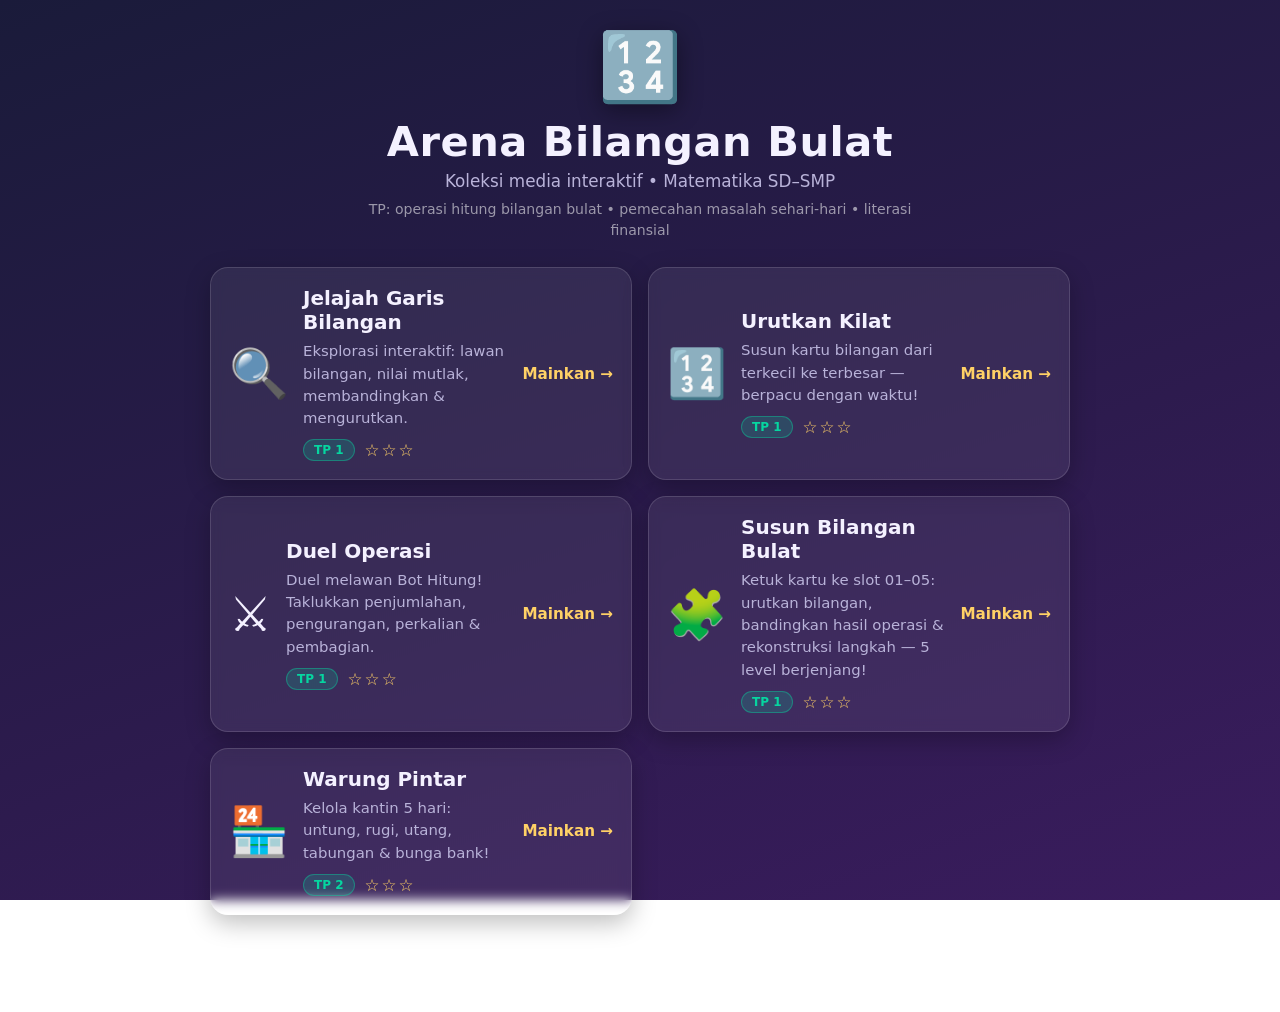
<file: index.html>
<!DOCTYPE html>
<html lang="id">
<head>
<meta charset="UTF-8">
<meta name="viewport" content="width=device-width, initial-scale=1.0">
<meta name="theme-color" content="#1a1b3a">
<title>Arena Bilangan Bulat — Koleksi Game Matematika</title>
<meta name="description" content="Koleksi media interaktif matematika: bilangan bulat & literasi finansial untuk SD-SMP.">
<link rel="stylesheet" href="css/style.css">
</head>
<body>
<div id="app">
  <header class="hero">
    <div class="logo">🔢</div>
    <h1>Arena Bilangan Bulat</h1>
    <p class="subtitle">Koleksi media interaktif &bull; Matematika SD&ndash;SMP</p>
    <p class="tp">TP: operasi hitung bilangan bulat &bull; pemecahan masalah sehari-hari &bull; literasi finansial</p>
  </header>

  <main id="game-grid" class="grid">
    <a class="game-card" href="jelajah/">
      <div class="gc-icon">🔍</div>
      <div class="gc-body">
        <h2>Jelajah Garis Bilangan</h2>
        <p>Eksplorasi interaktif: lawan bilangan, nilai mutlak, membandingkan & mengurutkan.</p>
        <div class="gc-meta"><span class="tp-tag">TP 1</span><span class="stars" id="stars-jelajah">☆☆☆</span></div>
      </div>
      <div class="gc-go">Mainkan →</div>
    </a>

    <a class="game-card" href="urutkan/">
      <div class="gc-icon">🔢</div>
      <div class="gc-body">
        <h2>Urutkan Kilat</h2>
        <p>Susun kartu bilangan dari terkecil ke terbesar — berpacu dengan waktu!</p>
        <div class="gc-meta"><span class="tp-tag">TP 1</span><span class="stars" id="stars-urutkan">☆☆☆</span></div>
      </div>
      <div class="gc-go">Mainkan →</div>
    </a>

    <a class="game-card" href="duel/">
      <div class="gc-icon">⚔️</div>
      <div class="gc-body">
        <h2>Duel Operasi</h2>
        <p>Duel melawan Bot Hitung! Taklukkan penjumlahan, pengurangan, perkalian & pembagian.</p>
        <div class="gc-meta"><span class="tp-tag">TP 1</span><span class="stars" id="stars-duel">☆☆☆</span></div>
      </div>
      <div class="gc-go">Mainkan →</div>
    </a>

    <a class="game-card" href="susun/">
      <div class="gc-icon">🧩</div>
      <div class="gc-body">
        <h2>Susun Bilangan Bulat</h2>
        <p>Ketuk kartu ke slot 01–05: urutkan bilangan, bandingkan hasil operasi & rekonstruksi langkah — 5 level berjenjang!</p>
        <div class="gc-meta"><span class="tp-tag">TP 1</span><span class="stars" id="stars-susun">☆☆☆</span></div>
      </div>
      <div class="gc-go">Mainkan →</div>
    </a>

    <a class="game-card" href="warung/">
      <div class="gc-icon">🏪</div>
      <div class="gc-body">
        <h2>Warung Pintar</h2>
        <p>Kelola kantin 5 hari: untung, rugi, utang, tabungan & bunga bank!</p>
        <div class="gc-meta"><span class="tp-tag">TP 2</span><span class="stars" id="stars-warung">☆☆☆</span></div>
      </div>
      <div class="gc-go">Mainkan →</div>
    </a>
  </main>

  <footer class="foot">Arena Bilangan Bulat &bull; Matematika SD&ndash;SMP &bull; Bilangan Bulat & Literasi Finansial</footer>
</div>

<script>
(function () {
  ['jelajah', 'urutkan', 'duel', 'susun', 'warung'].forEach(function (id) {
    var n = 0;
    try { n = parseInt(localStorage.getItem('arena-bilangan:' + id), 10) || 0; } catch (e) {}
    n = Math.max(0, Math.min(3, n));
    var el = document.getElementById('stars-' + id);
    if (el) el.textContent = '★'.repeat(n) + '☆'.repeat(3 - n);
  });
})();
</script>
</body>
</html>
</file>
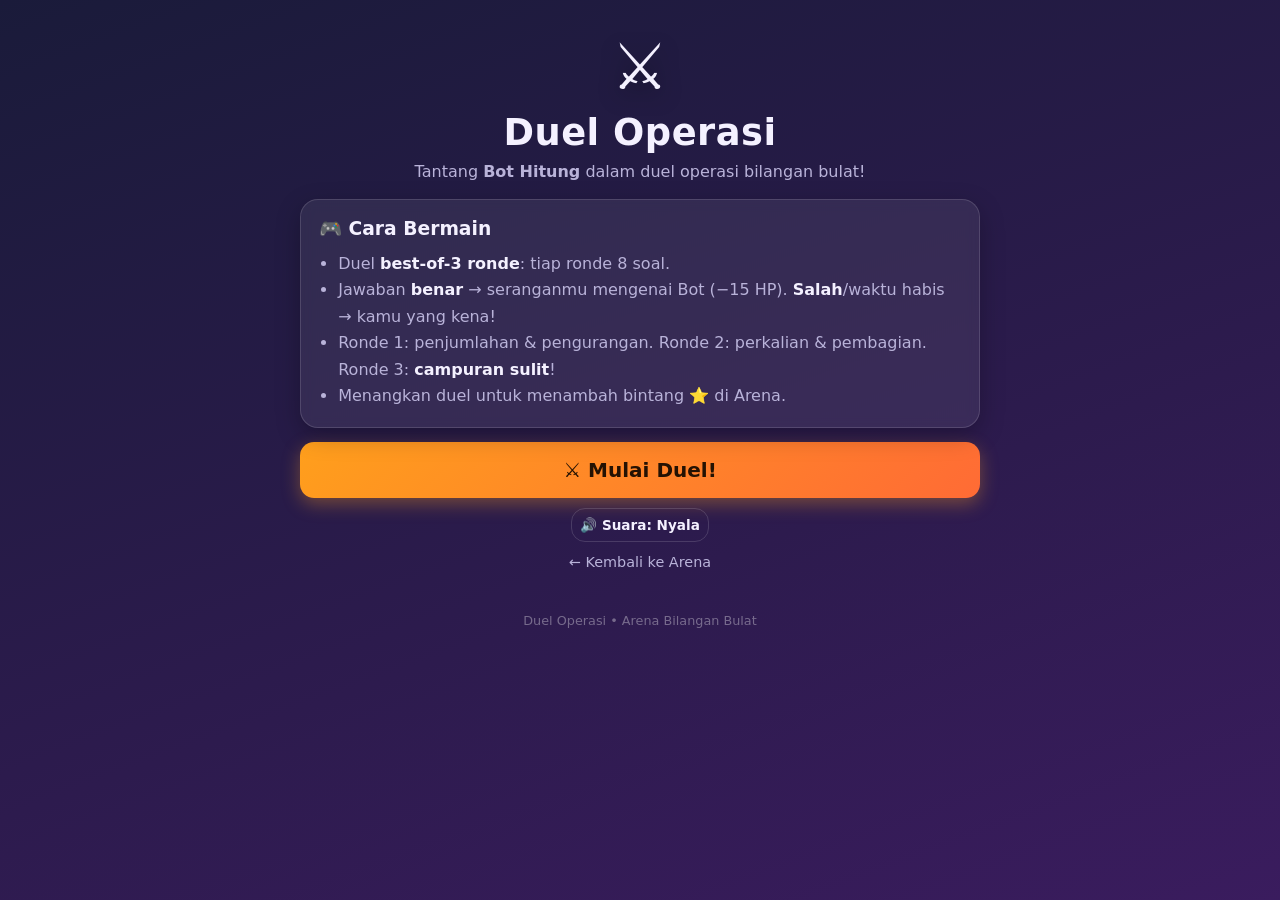
<file: duel/index.html>
<!DOCTYPE html>
<html lang="id">
<head>
<meta charset="UTF-8">
<meta name="viewport" content="width=device-width, initial-scale=1.0, maximum-scale=1.0, user-scalable=no">
<meta name="theme-color" content="#1a1b3a">
<title>Duel Operasi — Arena Bilangan Bulat</title>
<link rel="stylesheet" href="css/style.css">
</head>
<body>
<div id="app">
  <section id="screen-start" class="screen active">
    <div class="hero">
      <div class="logo">⚔️</div>
      <h1>Duel Operasi</h1>
      <p class="subtitle">Tantang <b>Bot Hitung</b> dalam duel operasi bilangan bulat!</p>
    </div>
    <div class="card howto">
      <h3>🎮 Cara Bermain</h3>
      <ul>
        <li>Duel <b>best-of-3 ronde</b>: tiap ronde 8 soal.</li>
        <li>Jawaban <b>benar</b> → seranganmu mengenai Bot (−15 HP). <b>Salah</b>/waktu habis → kamu yang kena!</li>
        <li>Ronde 1: penjumlahan & pengurangan. Ronde 2: perkalian & pembagian. Ronde 3: <b>campuran sulit</b>!</li>
        <li>Menangkan duel untuk menambah bintang ⭐ di Arena.</li>
      </ul>
    </div>
    <button id="btn-start" class="btn btn-primary btn-big">⚔️ Mulai Duel!</button>
    <button id="btn-mute" class="btn btn-ghost btn-small">🔊 Suara: Nyala</button>
    <p class="back-link"><a href="../">← Kembali ke Arena</a></p>
  </section>

  <section id="screen-duel" class="screen">
    <div class="fighters">
      <div class="fighter" id="fighter-player">
        <div class="f-top"><span class="f-avatar">🧑‍🎓</span><span class="f-name">Kamu</span></div>
        <div class="hpbar"><div id="hp-player" class="hpfill"></div><span class="hptext" id="hptext-player">100</span></div>
      </div>
      <div class="vs">VS</div>
      <div class="fighter" id="fighter-bot">
        <div class="f-top"><span class="f-avatar">🤖</span><span class="f-name">Bot Hitung</span></div>
        <div class="hpbar"><div id="hp-bot" class="hpfill bot"></div><span class="hptext" id="hptext-bot">100</span></div>
      </div>
    </div>
    <div class="duel-topbar">
      <div class="round-info" id="round-info">Ronde 1 • Soal 1/8</div>
      <button id="btn-quit" class="btn-quit" title="Keluar dari permainan">✕ Keluar</button>
    </div>
    <div class="timer"><div id="timer-fill"></div></div>
    <div class="card q-card">
      <p id="q-prompt" class="q-prompt"></p>
      <div id="q-choices" class="choices"></div>
    </div>
    <p id="duel-msg" class="duel-msg"></p>
  </section>

  <section id="screen-round" class="screen">
    <div class="hero">
      <div class="logo" id="round-emoji">🏁</div>
      <h1 id="round-title">Ronde 1 Selesai!</h1>
      <p class="subtitle" id="round-sub"></p>
    </div>
    <div class="card stats" id="round-stats"></div>
    <button id="btn-next-round" class="btn btn-primary btn-big">Lanjut →</button>
  </section>

  <section id="screen-end" class="screen">
    <div class="hero">
      <div class="logo" id="end-emoji">🏆</div>
      <h1 id="end-title">Kemenangan!</h1>
      <p class="subtitle" id="end-sub"></p>
    </div>
    <div class="card stats" id="end-stats"></div>
    <div class="btn-row">
      <button id="btn-rematch" class="btn btn-primary">⚔️ Duel Lagi</button>
      <button id="btn-end-arena" class="btn btn-ghost">🏟️ Kembali ke Arena</button>
    </div>
  </section>
</div>
<footer class="foot">Duel Operasi &bull; Arena Bilangan Bulat</footer>
<script src="js/questions.js"></script>
<script src="js/audio.js"></script>
<script src="js/game.js"></script>
</body>
</html>
</file>
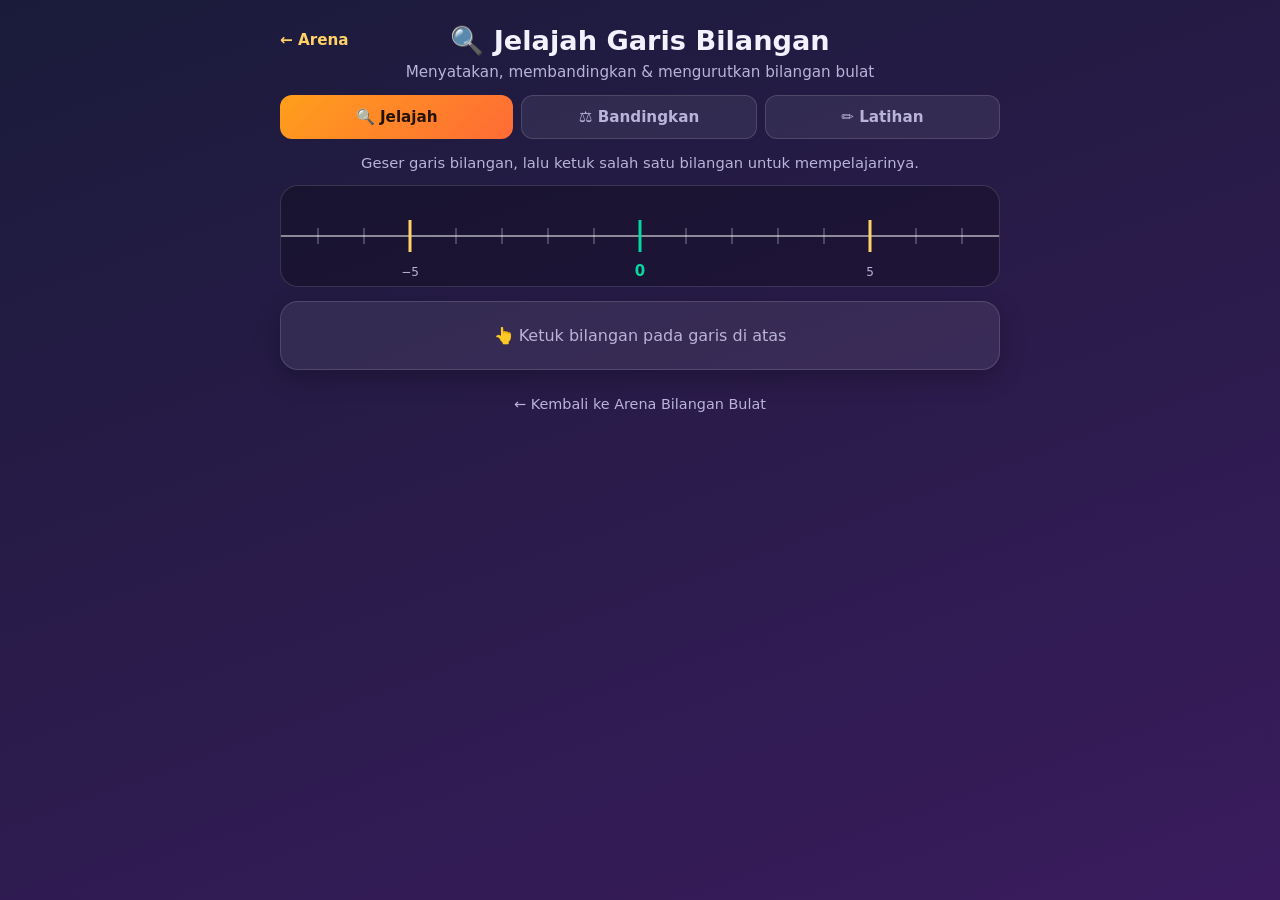
<file: jelajah/index.html>
<!DOCTYPE html>
<html lang="id">
<head>
<meta charset="UTF-8">
<meta name="viewport" content="width=device-width, initial-scale=1.0">
<meta name="theme-color" content="#1a1b3a">
<title>Jelajah Garis Bilangan — Arena Bilangan Bulat</title>
<link rel="stylesheet" href="css/style.css">
</head>
<body>
<div id="app">
  <header class="topbar">
    <a href="../" class="back">← Arena</a>
    <h1>🔍 Jelajah Garis Bilangan</h1>
    <p class="subtitle">Menyatakan, membandingkan & mengurutkan bilangan bulat</p>
  </header>

  <nav class="tabs">
    <button class="tab active" data-tab="jelajah">🔍 Jelajah</button>
    <button class="tab" data-tab="banding">⚖️ Bandingkan</button>
    <button class="tab" data-tab="latihan">✏️ Latihan</button>
  </nav>

  <!-- ===== TAB: JELAJAH ===== -->
  <section id="tab-jelajah" class="tabpanel active">
    <p class="hint">Geser garis bilangan, lalu ketuk salah satu bilangan untuk mempelajarinya.</p>
    <div class="nl-wrap" id="nl-wrap-jelajah"><svg id="nl-svg"></svg></div>
    <div class="card" id="info-card">
      <p class="placeholder">👆 Ketuk bilangan pada garis di atas</p>
    </div>
  </section>

  <!-- ===== TAB: BANDINGKAN ===== -->
  <section id="tab-banding" class="tabpanel">
    <p class="hint">Pilih bilangan pada garis, lalu tandai sebagai A atau B.</p>
    <div class="nl-wrap" id="nl-wrap-banding"><svg id="nl-svg-banding"></svg></div>
    <div class="btn-row">
      <button id="btn-set-a" class="btn" disabled>Jadikan A</button>
      <button id="btn-set-b" class="btn" disabled>Jadikan B</button>
    </div>
    <div class="card compare-card" id="compare-card">
      <p class="placeholder">Tandai dua bilangan untuk membandingkannya</p>
    </div>
  </section>

  <!-- ===== TAB: LATIHAN ===== -->
  <section id="tab-latihan" class="tabpanel">
    <p class="hint">Susun 5 bilangan dari <b>terkecil ke terbesar</b>. Ketuk kartu lalu ketuk slot.</p>
    <div class="card">
      <div id="ex-slots" class="slots"></div>
      <div id="ex-hand" class="hand"></div>
      <div class="btn-row">
        <button id="btn-ex-reset" class="btn">↺ Kosongkan</button>
        <button id="btn-ex-check" class="btn btn-primary" disabled>✓ Periksa</button>
      </div>
      <p id="ex-feedback" class="ex-feedback"></p>
      <div class="btn-row">
        <button id="btn-ex-new" class="btn btn-ghost hidden">🎲 Soal Baru</button>
      </div>
      <p class="star-note">⭐ Latihan selesai: <b id="ex-done">0</b> (kumpulkan 3 untuk bintang penuh!)</p>
    </div>
  </section>

  <footer class="foot"><a href="../">← Kembali ke Arena Bilangan Bulat</a></footer>
</div>

<script src="js/app.js"></script>
</body>
</html>
</file>
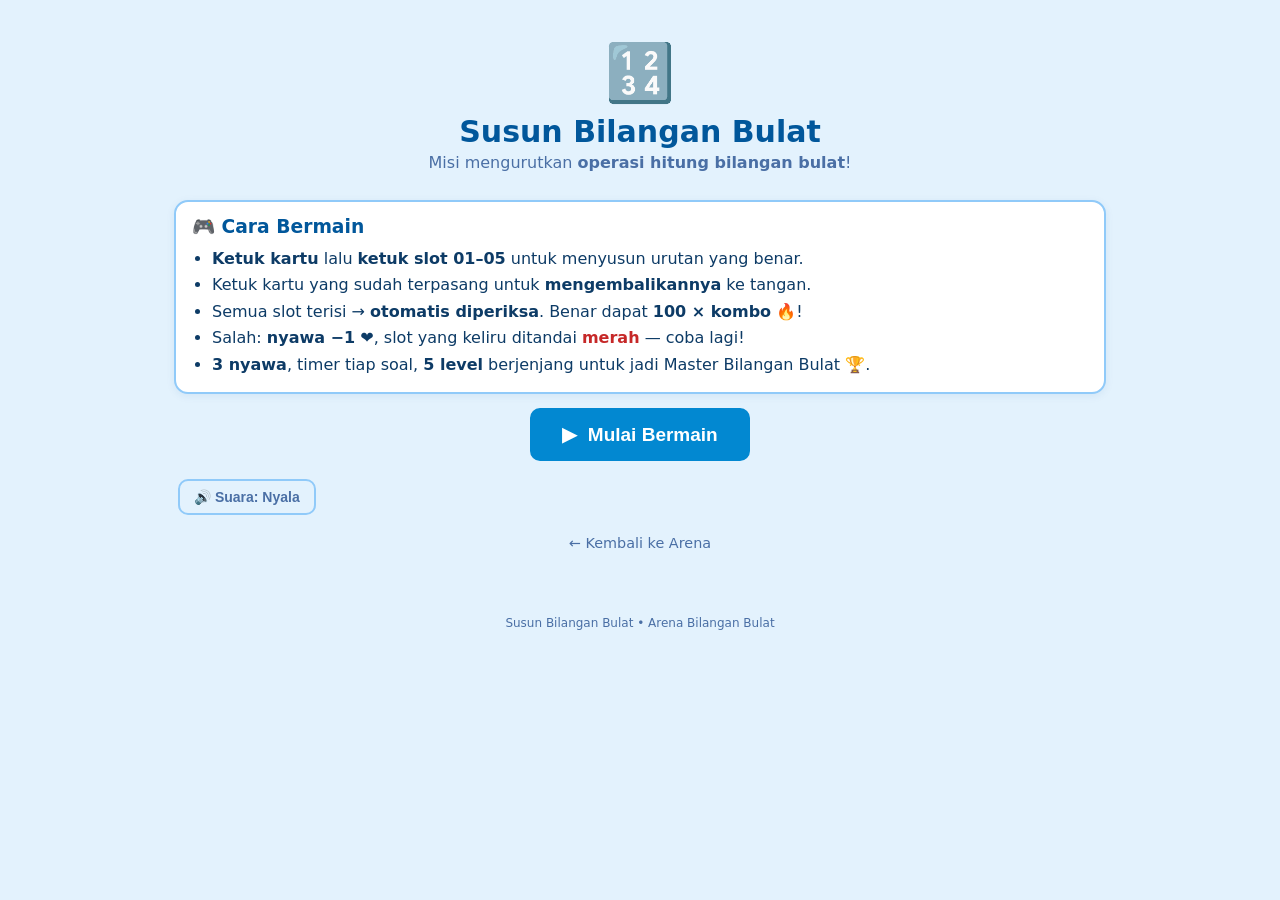
<file: susun/index.html>
<!DOCTYPE html>
<html lang="id">
<head>
<meta charset="UTF-8">
<meta name="viewport" content="width=device-width, initial-scale=1.0, maximum-scale=1.0, user-scalable=no">
<meta name="theme-color" content="#01579B">
<title>Susun Bilangan Bulat — Misi Mengurutkan Operasi Hitung</title>
<meta name="description" content="Game matematika SMP: susun kartu bilangan bulat & hasil operasi hitung dari terkecil ke terbesar.">
<style>
:root{
  --bg:#E3F2FD; --card:#ffffff; --ink:#0D3B66; --muted:#4a6fa5;
  --accent:#0288D1; --accent-dark:#01579B; --accent-darker:#01487e;
  --line:#90CAF9; --slot-bg:#F5FBFF; --ok:#2E7D32; --bad:#C62828;
}
*{box-sizing:border-box;-webkit-tap-highlight-color:transparent;}
body{
  margin:0;font-family:'Segoe UI',system-ui,-apple-system,Roboto,Arial,sans-serif;
  background:var(--bg);color:var(--ink);min-height:100vh;
}
#app{max-width:960px;margin:0 auto;padding:14px 14px 30px;}
.screen{display:none;}
.screen.active{display:block;animation:fade .25s ease;}
@keyframes fade{from{opacity:0;transform:translateY(6px);}to{opacity:1;transform:none;}}
.hero{text-align:center;padding:26px 12px 10px;}
.hero .logo{font-size:56px;}
.hero h1{color:var(--accent-dark);margin:8px 0 4px;font-size:30px;}
.hero .subtitle{color:var(--muted);margin:0 0 6px;}
.card{
  background:var(--card);border:2px solid var(--line);border-radius:14px;
  padding:14px 16px;margin:12px 0;box-shadow:0 2px 8px rgba(1,87,155,.08);
}
.howto h3{margin:0 0 8px;color:var(--accent-dark);}
.howto ul{margin:0;padding-left:20px;line-height:1.65;color:var(--ink);}
.btn{
  display:inline-block;border:2px solid var(--accent);background:#fff;color:var(--accent-dark);
  border-radius:10px;padding:10px 18px;font-size:16px;font-weight:700;cursor:pointer;margin:4px;
}
.btn:active{transform:scale(.97);}
.btn-primary{background:var(--accent);color:#fff;border-color:var(--accent);}
.btn-primary:disabled{background:#B0BEC5;border-color:#B0BEC5;cursor:not-allowed;}
.btn-big{font-size:19px;padding:13px 30px;display:block;margin:14px auto;}
.btn-small{font-size:14px;padding:8px 14px;}
.btn-ghost{border-color:var(--line);color:var(--muted);background:transparent;}
.btn-quit{
  background:var(--accent-dark);color:#fff;border:none;border-radius:10px;
  width:42px;height:42px;font-size:18px;font-weight:800;cursor:pointer;flex:0 0 auto;
}
.hidden{display:none !important;}
.hint{color:var(--muted);}
/* ---------- level select ---------- */
#level-grid{display:grid;grid-template-columns:repeat(auto-fill,minmax(220px,1fr));gap:12px;margin:12px 0;}
.level-card{
  background:#fff;border:2px solid var(--line);border-radius:14px;padding:14px;cursor:pointer;
  text-align:left;font-family:inherit;color:var(--ink);
}
.level-card:active{transform:scale(.98);}
.level-card.locked{opacity:.55;cursor:not-allowed;background:#F5F5F5;}
.lv-icon{font-size:32px;}
.lv-name{font-weight:800;color:var(--accent-dark);margin:6px 0 2px;}
.lv-desc{font-size:13px;color:var(--muted);line-height:1.5;}
.lv-stars{color:#F9A825;font-size:18px;margin-top:6px;letter-spacing:2px;}
.lv-best{font-size:13px;color:var(--muted);margin-top:2px;}
.lv-lock{font-size:12px;color:var(--muted);margin-top:6px;}
/* ---------- game top ---------- */
.topbar{display:flex;align-items:center;gap:10px;margin-bottom:8px;}
.game-title{color:var(--accent-dark);font-size:24px;margin:0;flex:1;}
.hud-boxes{display:flex;gap:8px;}
.hud-box{
  background:#fff;border:2px solid var(--line);border-radius:10px;
  min-width:74px;text-align:center;padding:4px 8px;
}
.hud-label{display:block;font-size:10px;letter-spacing:1px;color:var(--muted);font-weight:700;}
.hud-box b{font-size:17px;color:var(--accent-dark);}
.hud-box.danger b{color:var(--bad);}
.progress-wrap{display:flex;align-items:center;gap:10px;margin:6px 0 12px;}
.progress{flex:1;height:10px;background:#BBDEFB;border-radius:6px;overflow:hidden;}
#progress-fill{height:100%;width:0;background:linear-gradient(90deg,#0288D1,#01579B);border-radius:6px;transition:width .3s;}
#progress-text{font-size:13px;color:var(--muted);font-weight:700;white-space:nowrap;}
.level-head{
  display:flex;justify-content:space-between;align-items:flex-start;gap:10px;flex-wrap:wrap;
  background:#fff;border:2px solid var(--line);border-radius:14px;padding:12px 16px;margin-bottom:12px;
}
.level-tag{font-size:12px;font-weight:800;letter-spacing:1px;color:#EF6C00;}
.level-head h2{margin:2px 0 4px;color:var(--accent-dark);font-size:22px;}
.instr{margin:0;color:var(--muted);font-size:14px;line-height:1.5;max-width:560px;}
.level-actions{display:flex;gap:6px;flex-wrap:wrap;}
/* ---------- board ---------- */
.board{display:flex;gap:12px;align-items:stretch;}
.hand-col{flex:0 0 250px;background:#FFF8E1;border:2px solid #FFE082;border-radius:14px;padding:10px;}
.hand-col h4{margin:2px 0 10px;font-size:12px;letter-spacing:1px;color:#8D6E00;}
#hand{display:flex;flex-direction:column;gap:8px;}
.playing-card{
  background:#fff;border:2px solid var(--accent);border-radius:10px;padding:10px 8px;
  font-size:16px;font-weight:700;color:var(--ink);cursor:pointer;font-family:inherit;line-height:1.35;
}
.playing-card.selected{outline:3px solid var(--accent);background:#E1F5FE;}
.playing-card:disabled{cursor:default;}
.hand-empty{color:var(--muted);font-size:13px;text-align:center;padding:8px;}
.slots-col{flex:1;display:flex;flex-direction:column;gap:8px;}
.slot{
  display:flex;align-items:center;gap:10px;background:var(--slot-bg);
  border:2px solid var(--line);border-radius:10px;padding:8px 12px;min-height:58px;
  cursor:pointer;font-family:inherit;text-align:left;width:100%;
}
.slot .num{font-weight:800;color:#EF6C00;font-size:18px;min-width:30px;}
.slot .ph{flex:1;border:2px dashed #B0BEC5;border-radius:8px;color:#90A4AE;font-size:14px;
  padding:10px;text-align:center;background:#fff;}
.slot .val{flex:1;font-size:16px;font-weight:700;color:var(--ink);text-align:center;}
.slot.filled{border-color:var(--accent);background:#E1F5FE;}
.slot.wrongmark{border-color:var(--bad);background:#FFEBEE;}
.slot.wrongmark .val{color:var(--bad);}
.slot:disabled{cursor:default;}
.board-foot{
  margin-top:12px;background:#FFF3E0;border:2px solid #FFCC80;border-radius:10px;
  padding:10px 14px;font-weight:700;color:#7b4d00;font-size:14px;
}
.btn-row{display:flex;gap:8px;justify-content:center;flex-wrap:wrap;margin-top:10px;}
/* ---------- feedback / result ---------- */
.feedback{border-color:var(--accent);}
.fb-title{font-size:19px;font-weight:800;margin:0 0 6px;}
.fb-title.ok{color:var(--ok);}
.fb-title.bad{color:var(--bad);}
.fb-explain{line-height:1.6;font-size:15px;margin:0 0 10px;}
.stats .stat-big{font-size:48px;text-align:center;}
.stat-row{display:flex;justify-content:space-between;padding:8px 4px;border-bottom:1px dashed var(--line);font-size:15px;}
.stat-row:last-of-type{border-bottom:none;}
.stat-note{text-align:center;color:var(--muted);font-size:14px;}
.stars-big{font-size:40px;color:#F9A825;text-align:center;letter-spacing:6px;margin:4px 0;}
.back-link{text-align:center;margin-top:14px;}
.back-link a{color:#4a6fa5;font-size:.9rem;text-decoration:none;}
.foot{text-align:center;color:var(--muted);font-size:12px;padding:18px 0 8px;}
@media (max-width:640px){
  .board{flex-direction:column;}
  .hand-col{flex:none;}
  #hand{flex-direction:row;flex-wrap:wrap;}
  .playing-card{flex:1 1 44%;font-size:14px;}
  .game-title{font-size:19px;}
  .hud-box{min-width:62px;}
  .level-head h2{font-size:18px;}
}
</style>
</head>
<body>
<div id="app">

  <section id="screen-start" class="screen active">
    <div class="hero">
      <div class="logo">🔢</div>
      <h1>Susun Bilangan Bulat</h1>
      <p class="subtitle">Misi mengurutkan <b>operasi hitung bilangan bulat</b>!</p>
    </div>
    <div class="card howto">
      <h3>🎮 Cara Bermain</h3>
      <ul>
        <li><b>Ketuk kartu</b> lalu <b>ketuk slot 01–05</b> untuk menyusun urutan yang benar.</li>
        <li>Ketuk kartu yang sudah terpasang untuk <b>mengembalikannya</b> ke tangan.</li>
        <li>Semua slot terisi → <b>otomatis diperiksa</b>. Benar dapat <b>100 × kombo</b> 🔥!</li>
        <li>Salah: <b>nyawa −1</b> ❤️, slot yang keliru ditandai <b style="color:#C62828">merah</b> — coba lagi!</li>
        <li><b>3 nyawa</b>, timer tiap soal, <b>5 level</b> berjenjang untuk jadi Master Bilangan Bulat 🏆.</li>
      </ul>
    </div>
    <button id="btn-start" class="btn btn-primary btn-big">▶&nbsp; Mulai Bermain</button>
    <button id="btn-mute" class="btn btn-ghost btn-small">🔊 Suara: Nyala</button>
    <p class="back-link"><a href="../">← Kembali ke Arena</a></p>
  </section>

  <section id="screen-levels" class="screen">
    <h2 style="color:#01579B">🗺️ Pilih Level</h2>
    <p class="hint">Selesaikan satu level untuk membuka level berikutnya.</p>
    <div id="level-grid"></div>
    <button id="btn-back-start" class="btn btn-ghost">← Kembali</button>
  </section>

  <section id="screen-game" class="screen">
    <div class="topbar">
      <button id="btn-quit" class="btn-quit" title="Keluar dari permainan">✕</button>
      <h1 class="game-title">Susun Bilangan Bulat</h1>
      <div class="hud-boxes">
        <div class="hud-box"><span class="hud-label">SKOR</span><b id="hud-score">0</b></div>
        <div class="hud-box"><span class="hud-label">NYAWA</span><b id="hud-lives">❤️❤️❤️</b></div>
        <div class="hud-box" id="hud-time-box"><span class="hud-label">WAKTU</span><b id="hud-time">1:30</b></div>
      </div>
    </div>
    <div class="progress-wrap">
      <div class="progress"><div id="progress-fill"></div></div>
      <span id="progress-text">Progres 1/25</span>
    </div>
    <div class="level-head">
      <div>
        <div id="level-tag" class="level-tag">LEVEL 1 DARI 5</div>
        <h2 id="level-name">Mengurutkan Bilangan</h2>
        <p id="level-instr" class="instr"></p>
      </div>
      <div class="level-actions">
        <button id="btn-hint" class="btn btn-small">💡 Petunjuk −40</button>
        <button id="btn-retry-level" class="btn btn-small">↺ Ulangi level</button>
      </div>
    </div>
    <div class="board">
      <div class="hand-col">
        <h4 id="hand-label">KARTU BILANGAN</h4>
        <div id="hand"></div>
      </div>
      <div class="slots-col" id="slots"></div>
    </div>
    <div class="board-foot" id="board-foot"></div>
    <div class="btn-row">
      <button id="btn-clear" class="btn btn-small">↺ Kosongkan</button>
    </div>
    <div id="feedback" class="card feedback hidden">
      <p id="fb-title" class="fb-title"></p>
      <p id="fb-explain" class="fb-explain"></p>
      <div class="btn-row"><button id="btn-next" class="btn btn-primary">Lanjut →</button></div>
    </div>
  </section>

  <section id="screen-result" class="screen">
    <h2 id="res-title" style="color:#01579B">🎉 Level Lolos!</h2>
    <div id="res-stats" class="card stats"></div>
    <div class="btn-row">
      <button id="btn-retry" class="btn">🔄 Ulangi</button>
      <button id="btn-next-level" class="btn btn-primary">Level Berikutnya →</button>
    </div>
    <button id="btn-to-levels" class="btn btn-ghost">🗺️ Pilih Level</button>
  </section>

  <section id="screen-victory" class="screen">
    <div class="hero">
      <div class="logo">🏆</div>
      <h1>Master Bilangan Bulat!</h1>
      <p class="subtitle">Kamu menaklukkan seluruh 5 level. Luar biasa! 🎓</p>
    </div>
    <div id="victory-stats" class="card stats"></div>
    <div class="btn-row">
      <button id="btn-again" class="btn btn-primary">🔄 Main Lagi</button>
      <button id="btn-victory-levels" class="btn btn-ghost">🗺️ Pilih Level</button>
    </div>
  </section>

</div>
<footer class="foot">Susun Bilangan Bulat &bull; Arena Bilangan Bulat</footer>
<script>
/*===== LOGIC-START =====*/
/* Susun Bilangan Bulat — logika murni (generator, validasi, alur).
 * Tidak menyentuh DOM: bisa dieksekusi & diuji dengan Node.
 * Kartu: { cid, label, orderKey } — urutan benar = sort by orderKey
 * (asc untuk level 1-3, desc untuk level 4; level 5 mewarisi pola dasar).
 */
'use strict';

var MINUS = '−'; /* U+2212 */

function rand(lo, hi) { return lo + Math.floor(Math.random() * (hi - lo + 1)); }
function pick(a) { return a[Math.floor(Math.random() * a.length)]; }
function shuffle(a) {
  var x = a.slice();
  for (var i = x.length - 1; i > 0; i--) {
    var j = Math.floor(Math.random() * (i + 1));
    var t = x[i]; x[i] = x[j]; x[j] = t;
  }
  return x;
}
/* Tampilan angka: negatif memakai − (U+2212). */
function dsp(n) { return n < 0 ? MINUS + String(-n) : String(n); }
/* Tampilan operan: negatif dibungkus kurung agar "8 − (−3)" terbaca jelas. */
function dspOp(n) { return n < 0 ? '(' + dsp(n) + ')' : String(n); }
/* Angka untuk string ekspresi JS (evaluator independen di uji). */
function jsNum(n) { return n < 0 ? '(' + n + ')' : String(n); }

var _cid = 0;
function mkCard(label, orderKey) {
  return { cid: 'c' + (++_cid), label: label, orderKey: orderKey };
}

var LEVELS = [
  { id: 1, name: 'Mengurutkan Bilangan', icon: '🔢', time: 90, count: 5,
    desc: 'Bilangan bulat −25…25', handLabel: 'KARTU BILANGAN',
    instr: 'Susun lima bilangan dari yang TERKECIL hingga TERBESAR.',
    foot: 'Susun dari bilangan terkecil sampai terbesar.' },
  { id: 2, name: 'Membandingkan Hasil Operasi', icon: '🧮', time: 90, count: 5,
    desc: 'Hitung hasil + − × ÷', handLabel: 'KARTU OPERASI',
    instr: 'Hitung dulu hasil tiap operasi, lalu susun dari TERKECIL hingga TERBESAR.',
    foot: 'Hitung hasilnya dulu, lalu susun dari terkecil ke terbesar.' },
  { id: 3, name: 'Rekonstruksi Langkah', icon: '🧩', time: 90, count: 5,
    desc: 'Urutkan langkah penyelesaian', handLabel: 'KARTU LANGKAH',
    instr: 'Susun lima langkah dari yang PERTAMA hingga TERAKHIR. Urutan operasi: kurung → ×/÷ → +/−.',
    foot: 'Susun langkah penyelesaian dari pertama sampai terakhir.' },
  { id: 4, name: 'Urutan Terbalik', icon: '🔀', time: 90, count: 5,
    desc: 'Bilangan & operasi, dibalik', handLabel: 'KARTU CAMPURAN',
    instr: 'Susun dari yang TERBESAR hingga TERKECIL. Hitung dulu kartu operasinya!',
    foot: 'Susun dari terbesar sampai terkecil.' },
  { id: 5, name: 'Bos Campuran', icon: '👑', time: 60, count: 5,
    desc: 'Acak semua pola, waktu 60 dtk', handLabel: 'KARTU ACAK',
    instr: 'Campuran semua pola! Susun dengan benar — waktunya lebih singkat.',
    foot: 'Bos terakhir: susun dengan tepat dan cepat!' }
];

/* ---------- Level 1: bilangan bulat unik ---------- */
function genL1(qIdx) {
  var lo = qIdx < 2 ? -10 : -25, hi = qIdx < 2 ? 10 : 25;
  var vals = [], guard = 0;
  while (vals.length < 5 && guard++ < 500) {
    var v = rand(lo, hi);
    if (vals.indexOf(v) < 0) vals.push(v);
  }
  var cards = vals.map(function (v) { return mkCard(dsp(v), v); });
  return { base: 1, dir: 'asc', cards: shuffle(cards) };
}

/* ---------- Ekspresi satu operasi (dipakai level 2 & 4) ---------- */
function genOneExpr(maxAbs) {
  var op = pick(['+', '−', '×', '÷']);
  var a, b, val, label;
  if (op === '÷') {
    b = rand(-9, 9); if (b === 0) b = 3;
    var q = rand(-9, 9);
    a = b * q; val = q; /* pembagian selalu exact */
    label = dspOp(a) + ' ÷ ' + dspOp(b);
  } else {
    a = rand(-maxAbs, maxAbs); b = rand(-maxAbs, maxAbs);
    if (op === '+')      { val = a + b; label = dspOp(a) + ' + ' + dspOp(b); }
    else if (op === '−') { val = a - b; label = dspOp(a) + ' − ' + dspOp(b); }
    else                 { val = a * b; label = dspOp(a) + ' × ' + dspOp(b); }
  }
  var c = mkCard(label, val);
  c.a = a; c.b = b; c.op = op; c.val = val;
  return c;
}

/* ---------- Level 2: hasil operasi, urut naik ---------- */
function genL2() {
  var cards = [], vals = [], guard = 0;
  while (cards.length < 5 && guard++ < 1200) {
    var e = genOneExpr(12);
    if (vals.indexOf(e.val) < 0) { vals.push(e.val); cards.push(e); }
  }
  return { base: 2, dir: 'asc', cards: shuffle(cards) };
}

/* ---------- Level 4: campuran bilangan & ekspresi, urut TURUN ---------- */
function genL4() {
  var cards = [], vals = [], guard = 0;
  while (cards.length < 5 && guard++ < 1500) {
    var e;
    if (Math.random() < 0.45) {
      var v = rand(-20, 20);
      e = mkCard(dsp(v), v); e.val = v; e.op = 'num';
    } else {
      e = genOneExpr(10);
    }
    if (vals.indexOf(e.val) < 0) { vals.push(e.val); cards.push(e); }
  }
  return { base: 4, dir: 'desc', cards: shuffle(cards) };
}

/* ---------- Level 3: rekonstruksi langkah operasi campuran ----------
 * Tiga pola, tiap pola 4 operasi → 4 langkah + kartu jawaban akhir = 5 kartu.
 * orderKey = nomor urut langkah (0..4). Semua hasil dijamin bulat. */
function stepCard(label, exprJs, value, kind, seq) {
  var c = mkCard(label, seq);
  c.exprJs = exprJs; c.stepValue = value; c.kind = kind;
  return c;
}
function genL3() {
  var p = pick([1, 2, 3]);
  var steps, exprJs;
  if (p === 1) {
    /* (a+b)×c − d÷e : kurung → × → ÷ → − */
    var a = rand(2, 9), b = rand(2, 9), c = rand(2, 6);
    var e = rand(2, 6), q0 = rand(2, 9), d = e * q0;
    if (Math.random() < 0.3) { d = -d; q0 = -q0; }
    var X = a + b, Y = X * c, Z = q0, W = Y - Z;
    exprJs = '(' + a + '+' + b + ')*' + jsNum(c) + '-' + jsNum(d) + '/' + e;
    steps = [
      stepCard('Hitung (' + a + ' + ' + b + ') = ' + dsp(X), '(' + a + '+' + b + ')', X, 'paren', 0),
      stepCard('Hitung ' + dspOp(X) + ' × ' + c + ' = ' + dsp(Y), jsNum(X) + '*' + c, Y, 'mul', 1),
      stepCard('Hitung ' + dspOp(d) + ' ÷ ' + e + ' = ' + dsp(Z), jsNum(d) + '/' + e, Z, 'div', 2),
      stepCard('Hitung ' + dspOp(Y) + ' − ' + dspOp(Z) + ' = ' + dsp(W), jsNum(Y) + '-' + jsNum(Z), W, 'sub', 3),
      stepCard('Jawaban akhir: ' + dsp(W), exprJs, W, 'final', 4)
    ];
  } else if (p === 2) {
    /* a − b÷(c+d) + e : kurung → ÷ → − → + */
    var s = rand(2, 6), cc = rand(1, s - 1), dd = s - cc;
    var qq = rand(2, 9), bb = s * qq;
    if (Math.random() < 0.3) { bb = -bb; qq = -qq; }
    var aa = rand(5, 20), ee = rand(2, 10);
    var S2 = s, Q2 = qq, R2 = aa - qq, F2 = R2 + ee;
    exprJs = aa + '-' + jsNum(bb) + '/(' + cc + '+' + dd + ')+' + ee;
    steps = [
      stepCard('Hitung (' + cc + ' + ' + dd + ') = ' + dsp(S2), '(' + cc + '+' + dd + ')', S2, 'paren', 0),
      stepCard('Hitung ' + dspOp(bb) + ' ÷ ' + dspOp(S2) + ' = ' + dsp(Q2), jsNum(bb) + '/' + jsNum(S2), Q2, 'div', 1),
      stepCard('Hitung ' + dspOp(aa) + ' − ' + dspOp(Q2) + ' = ' + dsp(R2), jsNum(aa) + '-' + jsNum(Q2), R2, 'sub', 2),
      stepCard('Hitung ' + dspOp(R2) + ' + ' + ee + ' = ' + dsp(F2), jsNum(R2) + '+' + ee, F2, 'add', 3),
      stepCard('Jawaban akhir: ' + dsp(F2), exprJs, F2, 'final', 4)
    ];
  } else {
    /* a + b×(c−d) − e : kurung → × → + → − */
    var c3 = rand(3, 9), d3 = rand(1, 9), b3 = rand(2, 8), a3 = rand(2, 15), e3 = rand(2, 9);
    var X3 = c3 - d3, Y3 = b3 * X3, Z3 = a3 + Y3, W3 = Z3 - e3;
    exprJs = a3 + '+' + b3 + '*(' + c3 + '-' + d3 + ')-' + e3;
    steps = [
      stepCard('Hitung (' + c3 + ' − ' + d3 + ') = ' + dsp(X3), '(' + c3 + '-' + d3 + ')', X3, 'paren', 0),
      stepCard('Hitung ' + dspOp(b3) + ' × ' + dspOp(X3) + ' = ' + dsp(Y3), jsNum(b3) + '*' + jsNum(X3), Y3, 'mul', 1),
      stepCard('Hitung ' + dspOp(a3) + ' + ' + dspOp(Y3) + ' = ' + dsp(Z3), jsNum(a3) + '+' + jsNum(Y3), Z3, 'add', 2),
      stepCard('Hitung ' + dspOp(Z3) + ' − ' + e3 + ' = ' + dsp(W3), jsNum(Z3) + '-' + e3, W3, 'sub', 3),
      stepCard('Jawaban akhir: ' + dsp(W3), exprJs, W3, 'final', 4)
    ];
  }
  return { base: 3, dir: 'asc', cards: shuffle(steps), steps: steps, exprJs: exprJs };
}

function genPuzzle(levelId, qIdx) {
  if (levelId === 5) return genPuzzle(pick([1, 2, 3, 4]), qIdx);
  if (levelId === 1) return genL1(qIdx || 0);
  if (levelId === 2) return genL2();
  if (levelId === 3) return genL3();
  return genL4();
}

/* ---------- Validasi urutan ---------- */
function correctOrder(cards, dir) {
  var c = cards.slice();
  c.sort(function (x, y) { return dir === 'desc' ? y.orderKey - x.orderKey : x.orderKey - y.orderKey; });
  return c;
}
/* Mengembalikan { ok, wrongIdx } — wrongIdx = indeks slot yang tidak tepat. */
function checkPlaced(placed, cards, dir) {
  var co = correctOrder(cards, dir), wrong = [];
  for (var i = 0; i < placed.length; i++) {
    if (!placed[i] || placed[i].cid !== co[i].cid) wrong.push(i);
  }
  return { ok: wrong.length === 0, wrongIdx: wrong };
}
/* Teks pembahasan: urutan benar dalam label. */
function orderLabels(cards, dir) {
  return correctOrder(cards, dir).map(function (c) { return c.label; }).join(dir === 'desc' ? ' &gt; ' : ' &lt; ');
}

/* ---------- Petunjuk: taruh SATU kartu yang benar ke slot kosongnya ----------
 * Mengembalikan indeks slot yang diisi, atau -1 bila tidak ada yang bisa diisi. */
function hintMove(cards, placed, hand, dir) {
  var co = correctOrder(cards, dir);
  for (var i = 0; i < co.length; i++) {
    if (placed[i]) continue;
    var want = co[i], hi = -1, j;
    for (j = 0; j < hand.length; j++) {
      if (hand[j].cid === want.cid) { hi = j; break; }
    }
    if (hi >= 0) {
      hand.splice(hi, 1);
      placed[i] = want;
      return i;
    }
    /* Kartu yang benar terlanjur terpasang di slot yang salah: pindahkan. */
    for (j = 0; j < placed.length; j++) {
      if (placed[j] && placed[j].cid === want.cid) {
        placed[j] = null;
        placed[i] = want;
        return i;
      }
    }
  }
  return -1;
}

/* ---------- Transisi alur (state: {score,combo,correct,lives,mistakes}) ---------- */
function applyCorrect(st) {
  st.combo++;
  var pts = 100 * st.combo;
  st.score += pts; st.correct++;
  return pts;
}
function applyMiss(st) { /* jawaban salah ATAU waktu habis */
  st.lives--; st.combo = 0; st.mistakes++;
}
function applyHintCost(st) {
  st.score = Math.max(0, st.score - 40);
}
function starsFor(mistakes) {
  return mistakes === 0 ? 3 : (mistakes <= 2 ? 2 : 1);
}
/*===== LOGIC-END =====*/
</script>
<script>
/* =====================================================================
 * Susun Bilangan Bulat — lapisan UI (DOM).
 * Memakai fungsi murni dari blok LOGIC di atas.
 * ===================================================================== */
(function () {
'use strict';

function $(id) { return document.getElementById(id); }
function fmt(n) { return Number(n).toLocaleString('id-ID'); }

/* ---------- Sfx mungil (WebAudio, tanpa file) ---------- */
var Sfx = (function () {
  var ctx = null, muted = false;
  function ac() {
    if (!ctx) { try { ctx = new (window.AudioContext || window.webkitAudioContext)(); } catch (e) {} }
    if (ctx && ctx.state === 'suspended') ctx.resume();
    return ctx;
  }
  function tone(f, d, type, g) {
    if (muted) return;
    var c = ac(); if (!c) return;
    try {
      var o = c.createOscillator(), gn = c.createGain();
      o.type = type || 'sine'; o.frequency.value = f;
      gn.gain.setValueAtTime(g || 0.1, c.currentTime);
      gn.gain.exponentialRampToValueAtTime(0.001, c.currentTime + d);
      o.connect(gn); gn.connect(c.destination);
      o.start(); o.stop(c.currentTime + d);
    } catch (e) {}
  }
  return {
    setMuted: function (m) { muted = m; },
    isMuted: function () { return muted; },
    click: function () { tone(620, 0.06, 'square', 0.04); },
    correct: function () { tone(523, 0.1); setTimeout(function () { tone(784, 0.14); }, 90); },
    wrong: function () { tone(200, 0.22, 'sawtooth', 0.07); },
    tick: function () { tone(880, 0.05, 'square', 0.03); },
    win: function () {
      [523, 659, 784, 1047].forEach(function (f, i) {
        setTimeout(function () { tone(f, 0.16); }, i * 120);
      });
    }
  };
})();

/* ---------- Layar ---------- */
var SCREENS = ['screen-start', 'screen-levels', 'screen-game', 'screen-result', 'screen-victory'];
function show(id) {
  SCREENS.forEach(function (s) { $(s).classList.toggle('active', s === id); });
  window.scrollTo(0, 0);
}

/* ---------- Penyimpanan ---------- */
var store = {
  load: function () {
    try {
      return JSON.parse(localStorage.getItem('susunBilanganBulat')) ||
        { unlocked: 1, best: {}, stars: {}, muted: false };
    } catch (e) { return { unlocked: 1, best: {}, stars: {}, muted: false }; }
  },
  save: function (d) { try { localStorage.setItem('susunBilanganBulat', JSON.stringify(d)); } catch (e) {} }
};
var progress = store.load();
Sfx.setMuted(!!progress.muted);

var state = null; /* {cfg, puzzles, idx, score, scoreAtStart, lives, combo, correct, mistakes, answered, timerId, timeLeft} */
var board = null; /* {cards, dir, placed, hand, selected, locked, wrong} */

function renderLevels() {
  var grid = $('level-grid');
  grid.innerHTML = '';
  LEVELS.forEach(function (lv) {
    var locked = lv.id > progress.unlocked;
    var best = progress.best[lv.id] || 0;
    var stars = progress.stars[lv.id] || 0;
    var card = document.createElement('button');
    card.className = 'level-card' + (locked ? ' locked' : '');
    card.innerHTML =
      '<div class="lv-icon">' + lv.icon + '</div>' +
      '<div class="lv-name">Level ' + lv.id + ': ' + lv.name + '</div>' +
      '<div class="lv-desc">' + lv.desc + ' &bull; ' + lv.count + ' soal &bull; ' + lv.time + ' detik/soal</div>' +
      (stars ? '<div class="lv-stars">' + '★'.repeat(stars) + '☆'.repeat(3 - stars) + '</div>' : '') +
      (best ? '<div class="lv-best">⭐ Skor terbaik: ' + fmt(best) + '</div>' : '') +
      (locked ? '<div class="lv-lock">🔒 Selesaikan level sebelumnya untuk membuka</div>' : '');
    if (!locked) card.addEventListener('click', function () { Sfx.click(); startLevel(lv.id, 0); });
    grid.appendChild(card);
  });
}

function startLevel(id, carryScore) {
  var cfg = LEVELS[id - 1];
  var puzzles = [];
  for (var q = 0; q < cfg.count; q++) puzzles.push(genPuzzle(id, q));
  state = {
    cfg: cfg, puzzles: puzzles, idx: 0,
    score: carryScore || 0, scoreAtStart: carryScore || 0,
    lives: 3, combo: 0, correct: 0, mistakes: 0,
    answered: false, timerId: null, timeLeft: cfg.time
  };
  show('screen-game');
  renderPuzzle();
}

function renderPuzzle() {
  var p = state.puzzles[state.idx];
  var meta = LEVELS[p.base - 1];
  board = {
    cards: p.cards, dir: p.dir,
    placed: [null, null, null, null, null],
    hand: p.cards.slice(), selected: null, locked: false, wrong: []
  };
  state.answered = false;
  state.timeLeft = state.cfg.time;
  $('level-tag').textContent = 'LEVEL ' + state.cfg.id + ' DARI 5';
  $('level-name').textContent = state.cfg.id === 5 ? 'Bos Campuran · ' + meta.name : state.cfg.name;
  $('level-instr').textContent = meta.instr;
  $('hand-label').textContent = meta.handLabel;
  $('board-foot').textContent = meta.foot;
  updateHud();
  var g = (state.cfg.id - 1) * state.cfg.count + state.idx + 1;
  $('progress-text').textContent = 'Progres ' + g + '/25';
  $('progress-fill').style.width = (g / 25 * 100) + '%';
  $('feedback').classList.add('hidden');
  renderBoard();
  startTimer();
}

function updateHud() {
  $('hud-score').textContent = fmt(state.score);
  $('hud-lives').textContent = '❤️'.repeat(state.lives) + '🖤'.repeat(Math.max(0, 3 - state.lives));
  $('hud-combo') && ($('hud-combo').textContent = state.combo);
  paintTime();
}
function updateLives() {
  $('hud-lives').textContent = '❤️'.repeat(state.lives) + '🖤'.repeat(Math.max(0, 3 - state.lives));
}
function paintTime() {
  var s = Math.max(0, Math.ceil(state.timeLeft));
  var txt = Math.floor(s / 60) + ':' + ('0' + (s % 60)).slice(-2);
  $('hud-time').textContent = txt;
  $('hud-time-box').classList.toggle('danger', s <= 15);
}

function renderBoard() {
  var sh = $('slots');
  sh.innerHTML = '';
  board.placed.forEach(function (c, i) {
    (function (idx) {
      var b = document.createElement('button');
      var isWrong = board.wrong.indexOf(idx) !== -1; /* penanda merah dipertahankan saat render ulang */
      b.className = 'slot' + (c ? ' filled' : '') + (isWrong ? ' wrongmark' : '');
      b.disabled = board.locked;
      var num = String(idx + 1);
      if (num.length < 2) num = '0' + num;
      b.innerHTML = '<span class="num">' + num + '</span>' +
        (c ? '<span class="val">' + c.label + '</span>'
           : '<span class="ph">Taruh kartu di sini</span>');
      b.addEventListener('click', function () { onSlotTap(idx); });
      sh.appendChild(b);
    })(i);
  });
  var hh = $('hand');
  hh.innerHTML = '';
  if (board.hand.length === 0) hh.innerHTML = '<span class="hand-empty">Semua kartu terpasang.</span>';
  board.hand.forEach(function (c) {
    var b = document.createElement('button');
    b.className = 'playing-card' + (board.selected === c.cid ? ' selected' : '');
    b.textContent = c.label;
    b.disabled = board.locked;
    b.addEventListener('click', function () { onCardTap(c.cid); });
  hh.appendChild(b);
  });
}

function findInHand(cid) {
  for (var i = 0; i < board.hand.length; i++) if (board.hand[i].cid === cid) return board.hand[i];
  return null;
}
function clearWrong() { board.wrong = []; }

function onCardTap(cid) {
  if (board.locked) return;
  board.selected = (board.selected === cid) ? null : cid;
  clearWrong();
  Sfx.click();
  renderBoard();
}

function onSlotTap(i) {
  if (board.locked) return;
  var cur = board.placed[i];
  if (board.selected) {
    var card = findInHand(board.selected);
    if (!card) { board.selected = null; renderBoard(); return; }
    if (cur) board.hand.push(cur);
    board.placed[i] = card;
    board.hand = board.hand.filter(function (c) { return c.cid !== card.cid; });
    board.selected = null;
    Sfx.click();
  } else if (cur) {
    board.hand.push(cur);
    board.placed[i] = null;
    Sfx.click();
  } else return;
  clearWrong();
  renderBoard();
  maybeAutoCheck();
}

function onClear() {
  if (board.locked) return;
  board.placed.forEach(function (c) { if (c) board.hand.push(c); });
  board.placed = [null, null, null, null, null];
  board.selected = null;
  clearWrong();
  Sfx.click();
  renderBoard();
}

function maybeAutoCheck() {
  var full = board.placed.every(function (c) { return !!c; });
  if (full && !board.locked) {
    board.locked = true;
    renderBoard();
    setTimeout(function () { doCheck(); }, 450);
  }
}

function startTimer() {
  stopTimer();
  var total = state.cfg.time;
  if (!(state.timeLeft > 0)) state.timeLeft = total;
  var lastTick = -1;
  paintTime();
  state.timerId = setInterval(function () {
    state.timeLeft -= 0.1;
    paintTime();
    var sec = Math.ceil(state.timeLeft);
    if (sec <= 10 && sec !== lastTick && sec > 0) { lastTick = sec; Sfx.tick(); }
    if (state.timeLeft <= 0) { stopTimer(); onTimeout(); }
  }, 100);
}
function stopTimer() {
  if (state && state.timerId) { clearInterval(state.timerId); state.timerId = null; }
}

function onTimeout() {
  if (state.answered) return;
  state.answered = true;
  board.locked = true;
  renderBoard();
  applyMiss(state);
  Sfx.wrong(); updateLives(); updateHud();
  showFeedback(false, '⏰ Waktu habis!',
    'Urutan yang benar: <b>' + orderLabels(board.cards, board.dir) + '</b>.',
    'Lanjut →', next);
}

function doCheck() {
  if (state.answered || !board.locked) return;
  state.answered = true;
  stopTimer();
  var res = checkPlaced(board.placed, board.cards, board.dir);
  if (res.ok) {
    var pts = applyCorrect(state);
    Sfx.correct();
    updateHud();
    showFeedback(true,
      '✅ Tepat! +' + fmt(pts) + (state.combo > 1 ? ' &nbsp;(kombo ×' + state.combo + ' 🔥)' : ''),
      'Urutanmu sempurna: <b>' + orderLabels(board.cards, board.dir) + '</b>.',
      'Lanjut →', next);
  } else {
    applyMiss(state);
    Sfx.wrong(); updateLives(); updateHud();
    board.wrong = res.wrongIdx; /* tandai slot yang salah — dipertahankan renderBoard */
    renderBoard();
    showFeedback(false, '❌ Belum tepat',
      'Urutan yang benar: <b>' + orderLabels(board.cards, board.dir) + '</b>.<br>' +
      'Slot bertanda <b style="color:#C62828">merah</b> perlu diperbaiki — ketuk kartunya untuk mengembalikan, lalu susun ulang.',
      '🔄 Coba lagi', retryQuestion);
  }
}

function showFeedback(ok, title, explainHtml, btnLabel, btnFn) {
  var t = $('fb-title');
  t.innerHTML = title;
  t.className = 'fb-title ' + (ok ? 'ok' : 'bad');
  $('fb-explain').innerHTML = '<b>Pembahasan:</b> ' + explainHtml;
  var nb = $('btn-next');
  nb.textContent = btnLabel;
  nb.onclick = function () { Sfx.click(); btnFn(); };
  $('feedback').classList.remove('hidden');
  $('feedback').scrollIntoView({ block: 'nearest', behavior: 'smooth' });
}

function retryQuestion() {
  $('feedback').classList.add('hidden');
  board.locked = false;
  state.answered = false;
  renderBoard();
  startTimer(); /* lanjut dengan sisa waktu */
}

function next() {
  if (state.lives <= 0) { finish(false); return; }
  state.idx++;
  if (state.idx >= state.puzzles.length) finish(true);
  else renderPuzzle();
}

function onHint() {
  if (board.locked || !state || $('feedback').classList.contains('hidden') === false) return;
  var hasEmpty = board.placed.some(function (c) { return !c; });
  if (!hasEmpty) return;
  applyHintCost(state);
  var slot = hintMove(board.cards, board.placed, board.hand, board.dir);
  board.selected = null;
  clearWrong();
  Sfx.correct();
  updateHud();
  renderBoard();
  if (slot >= 0) maybeAutoCheck();
}

function onRetryLevel() {
  if (!state) return;
  Sfx.click();
  stopTimer();
  state.score = state.scoreAtStart; /* skor kembali; nyawa tidak berubah */
  state.idx = 0; state.combo = 0; state.correct = 0; state.mistakes = 0;
  var puzzles = [];
  for (var q = 0; q < state.cfg.count; q++) puzzles.push(genPuzzle(state.cfg.id, q));
  state.puzzles = puzzles;
  renderPuzzle();
}

function onQuit() {
  Sfx.click();
  stopTimer();
  renderLevels();
  show('screen-levels');
}

function statRow(label, value) {
  return '<div class="stat-row"><span>' + label + '</span><b>' + value + '</b></div>';
}

function finish(passed) {
  stopTimer();
  var cfg = state.cfg;
  var stars = starsFor(state.mistakes);
  if (passed) {
    var prevBest = progress.best[cfg.id] || 0;
    var newBest = state.score > prevBest;
    if (newBest) progress.best[cfg.id] = state.score;
    progress.stars[cfg.id] = Math.max(progress.stars[cfg.id] || 0, stars);
    if (cfg.id < LEVELS.length) progress.unlocked = Math.max(progress.unlocked, cfg.id + 1);
    store.save(progress);
    /* Bintang untuk portal Arena (rata-rata bintang semua level, 0–3). */
    try {
      var tot = 0, k;
      for (k = 0; k < LEVELS.length; k++) tot += progress.stars[LEVELS[k].id] || 0;
      localStorage.setItem('arena-bilangan:susun', String(Math.round(tot / LEVELS.length)));
    } catch (e) {}
    Sfx.win();
    if (cfg.id === LEVELS.length) {
      var totalBest = 0, i;
      for (i = 0; i < LEVELS.length; i++) totalBest += progress.best[LEVELS[i].id] || 0;
      $('victory-stats').innerHTML =
        '<div class="stat-big">🏆</div>' +
        '<div class="stars-big">' + '★'.repeat(stars) + '☆'.repeat(3 - stars) + '</div>' +
        statRow('Level terakhir', state.correct + '/' + state.puzzles.length + ' benar') +
        statRow('Skor level ini', fmt(state.score)) +
        statRow('Total skor terbaik', fmt(totalBest)) +
        '<p class="stat-note">Kamu resmi menyandang gelar <b>Master Bilangan Bulat</b>! 🎓</p>';
      show('screen-victory');
      return;
    }
    $('res-title').textContent = '🎉 Level ' + cfg.id + ' Lolos!';
    $('res-stats').innerHTML =
      '<div class="stars-big">' + '★'.repeat(stars) + '☆'.repeat(3 - stars) + '</div>' +
      statRow('Jawaban benar', state.correct + ' / ' + state.puzzles.length) +
      statRow('Kesalahan', state.mistakes + '×') +
      statRow('Skor', fmt(state.score)) +
      (newBest ? statRow('Rekor', '⭐ Rekor baru!') : statRow('Skor terbaik', fmt(prevBest))) +
      '<p class="stat-note">Level ' + (cfg.id + 1) + ': <b>' + LEVELS[cfg.id].name + '</b> telah terbuka! 🔓</p>';
    $('btn-next-level').style.display = '';
    show('screen-result');
  } else {
    $('res-title').textContent = '💔 Nyawa Habis';
    $('res-stats').innerHTML =
      '<div class="stat-big">💔</div>' +
      statRow('Jawaban benar', state.correct + ' / ' + state.puzzles.length) +
      statRow('Skor', fmt(state.score)) +
      '<p class="stat-note">Jangan menyerah! Pelajari polanya, lalu coba lagi. 💪</p>';
    $('btn-next-level').style.display = 'none';
    show('screen-result');
  }
}

/* ---------- wiring ---------- */
$('btn-start').addEventListener('click', function () { Sfx.click(); renderLevels(); show('screen-levels'); });
$('btn-back-start').addEventListener('click', function () { Sfx.click(); show('screen-start'); });
$('btn-quit').addEventListener('click', onQuit);
$('btn-clear').addEventListener('click', onClear);
$('btn-hint').addEventListener('click', onHint);
$('btn-retry-level').addEventListener('click', onRetryLevel);
$('btn-retry').addEventListener('click', function () { Sfx.click(); startLevel(state.cfg.id, 0); });
$('btn-next-level').addEventListener('click', function () { Sfx.click(); startLevel(state.cfg.id + 1, state.score); });
$('btn-to-levels').addEventListener('click', function () { Sfx.click(); renderLevels(); show('screen-levels'); });
$('btn-again').addEventListener('click', function () { Sfx.click(); renderLevels(); show('screen-levels'); });
$('btn-victory-levels').addEventListener('click', function () { Sfx.click(); renderLevels(); show('screen-levels'); });

function refreshMuteBtn() {
  $('btn-mute').textContent = Sfx.isMuted() ? '🔇 Suara: Mati' : '🔊 Suara: Nyala';
}
$('btn-mute').addEventListener('click', function () {
  var m = !Sfx.isMuted();
  Sfx.setMuted(m); progress.muted = m; store.save(progress);
  refreshMuteBtn();
  if (!m) Sfx.click();
});
refreshMuteBtn();
document.addEventListener('dblclick', function (e) { e.preventDefault(); }, { passive: false });

})();
</script>
</body>
</html>
</file>
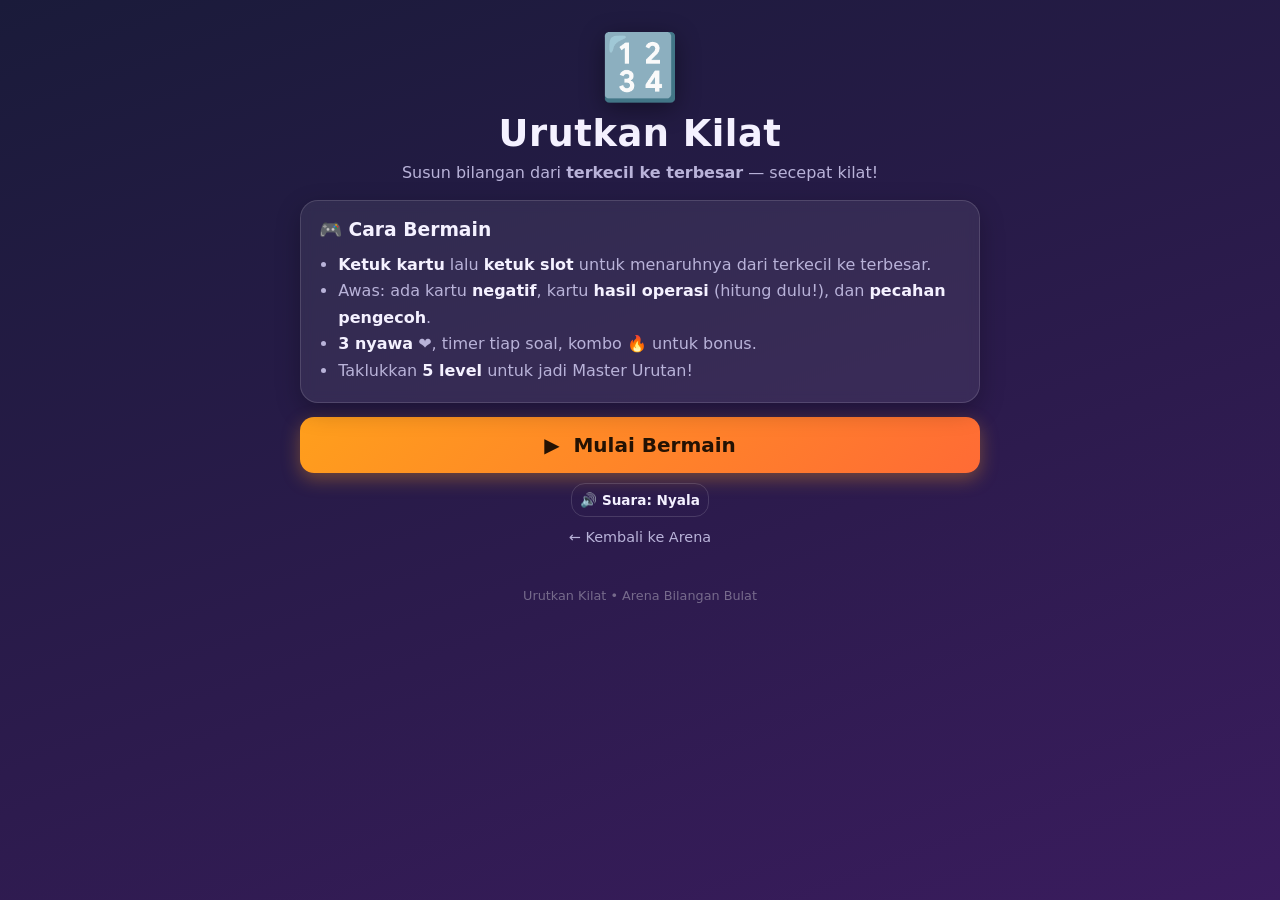
<file: urutkan/index.html>
<!DOCTYPE html>
<html lang="id">
<head>
<meta charset="UTF-8">
<meta name="viewport" content="width=device-width, initial-scale=1.0, maximum-scale=1.0, user-scalable=no">
<meta name="theme-color" content="#1a1b3a">
<title>Urutkan Kilat — Arena Bilangan Bulat</title>
<link rel="stylesheet" href="css/style.css">
</head>
<body>
<div id="app">
  <section id="screen-start" class="screen active">
    <div class="hero">
      <div class="logo">🔢</div>
      <h1>Urutkan Kilat</h1>
      <p class="subtitle">Susun bilangan dari <b>terkecil ke terbesar</b> — secepat kilat!</p>
    </div>
    <div class="card howto">
      <h3>🎮 Cara Bermain</h3>
      <ul>
        <li><b>Ketuk kartu</b> lalu <b>ketuk slot</b> untuk menaruhnya dari terkecil ke terbesar.</li>
        <li>Awas: ada kartu <b>negatif</b>, kartu <b>hasil operasi</b> (hitung dulu!), dan <b>pecahan pengecoh</b>.</li>
        <li><b>3 nyawa</b> ❤️, timer tiap soal, kombo 🔥 untuk bonus.</li>
        <li>Taklukkan <b>5 level</b> untuk jadi Master Urutan!</li>
      </ul>
    </div>
    <button id="btn-start" class="btn btn-primary btn-big">▶&nbsp; Mulai Bermain</button>
    <button id="btn-mute" class="btn btn-ghost btn-small">🔊 Suara: Nyala</button>
    <p class="back-link"><a href="../">← Kembali ke Arena</a></p>
  </section>

  <section id="screen-levels" class="screen">
    <h2>🗺️ Pilih Level</h2>
    <p class="hint">Selesaikan satu level untuk membuka level berikutnya.</p>
    <div id="level-grid"></div>
    <button id="btn-back-start" class="btn btn-ghost">← Kembali</button>
  </section>

  <section id="screen-game" class="screen">
    <header class="hud">
      <div class="hud-item">🎯 <span id="hud-level">1</span></div>
      <div class="hud-item"><span id="hud-lives">❤️❤️❤️</span></div>
      <div class="hud-item">🔥 <span id="hud-combo">–</span></div>
      <div class="hud-item">⭐ <span id="hud-score">0</span></div>
      <button id="btn-quit" class="btn-quit" title="Keluar dari permainan">✕</button>
    </header>
    <div class="timer"><div id="timer-fill"></div></div>
    <div id="q-progress" class="q-progress">Soal 1/6</div>
    <div class="card">
      <p class="eq-hint">Terkecil → terbesar. Ketuk kartu, lalu ketuk slot.</p>
      <div id="slots" class="slots"></div>
      <div id="hand" class="hand"></div>
      <div class="btn-row">
        <button id="btn-reset" class="btn">↺ Kosongkan</button>
        <button id="btn-check" class="btn btn-primary" disabled>✓ Periksa</button>
      </div>
    </div>
    <div id="feedback" class="card feedback hidden">
      <p id="fb-title" class="fb-title"></p>
      <p id="fb-explain" class="fb-explain"></p>
      <button id="btn-next" class="btn btn-primary">Lanjut →</button>
    </div>
  </section>

  <section id="screen-result" class="screen">
    <h2 id="res-title">🎉 Level Lolos!</h2>
    <div id="res-stats" class="card stats"></div>
    <div class="btn-row">
      <button id="btn-retry" class="btn">🔄 Ulangi</button>
      <button id="btn-next-level" class="btn btn-primary">Level Berikutnya →</button>
    </div>
    <button id="btn-to-levels" class="btn btn-ghost">🗺️ Pilih Level</button>
  </section>

  <section id="screen-victory" class="screen">
    <div class="hero">
      <div class="logo">🏆</div>
      <h1>Master Urutan!</h1>
      <p class="subtitle">Kamu menaklukkan seluruh 5 level. Luar biasa!</p>
    </div>
    <div id="victory-stats" class="card stats"></div>
    <div class="btn-row">
      <button id="btn-again" class="btn btn-primary">🔄 Main Lagi</button>
      <button id="btn-victory-levels" class="btn btn-ghost">🗺️ Pilih Level</button>
    </div>
    <p class="back-link"><a href="../">← Kembali ke Arena</a></p>
  </section>
</div>
<footer class="foot">Urutkan Kilat &bull; Arena Bilangan Bulat</footer>
<script src="js/puzzles.js"></script>
<script src="js/audio.js"></script>
<script src="js/game.js"></script>
</body>
</html>
</file>
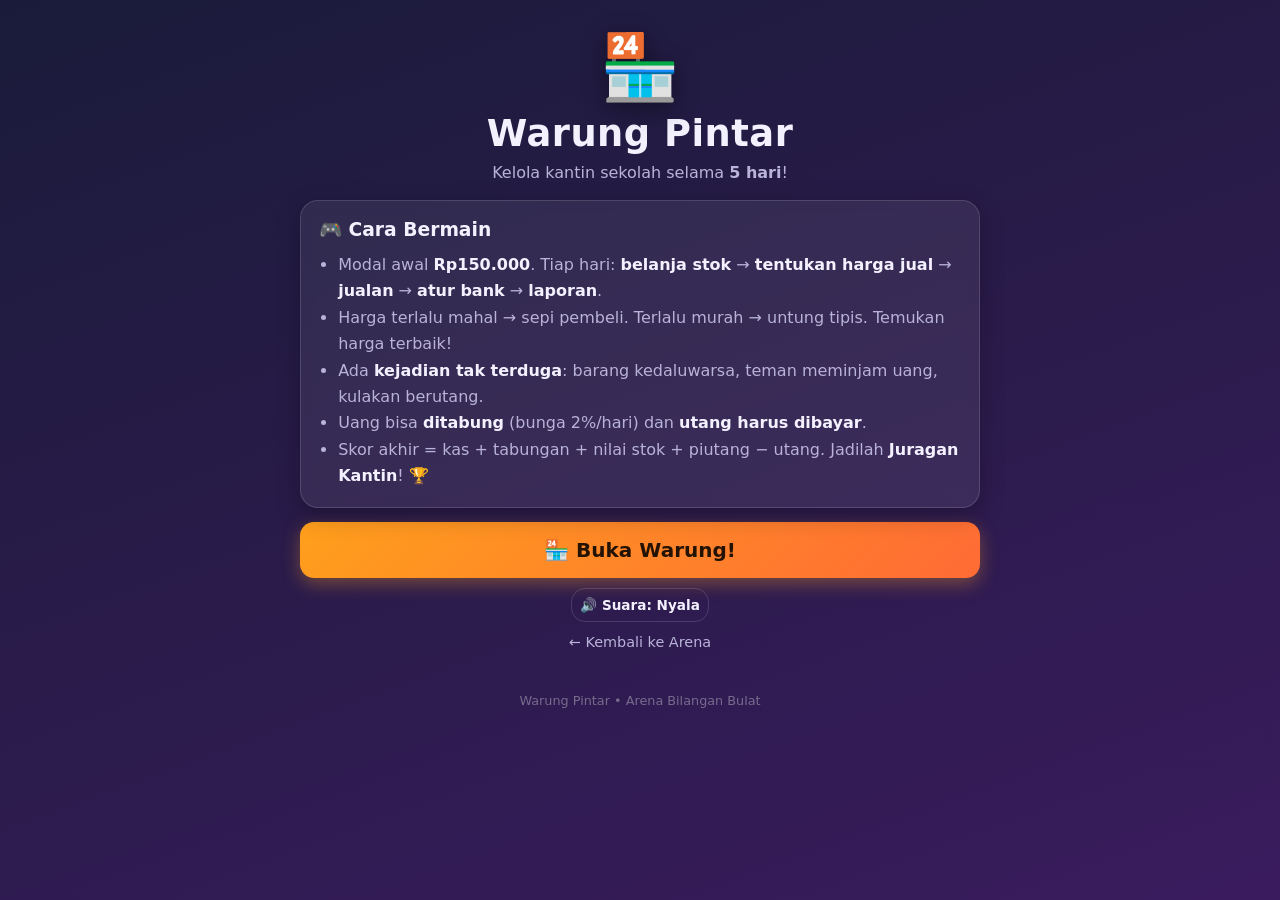
<file: warung/index.html>
<!DOCTYPE html>
<html lang="id">
<head>
<meta charset="UTF-8">
<meta name="viewport" content="width=device-width, initial-scale=1.0, maximum-scale=1.0, user-scalable=no">
<meta name="theme-color" content="#1a1b3a">
<title>Warung Pintar — Arena Bilangan Bulat</title>
<link rel="stylesheet" href="css/style.css">
</head>
<body>
<div id="app">
  <section id="screen-start" class="screen active">
    <div class="hero">
      <div class="logo">🏪</div>
      <h1>Warung Pintar</h1>
      <p class="subtitle">Kelola kantin sekolah selama <b>5 hari</b>!</p>
    </div>
    <div class="card howto">
      <h3>🎮 Cara Bermain</h3>
      <ul>
        <li>Modal awal <b>Rp150.000</b>. Tiap hari: <b>belanja stok</b> → <b>tentukan harga jual</b> → <b>jualan</b> → <b>atur bank</b> → <b>laporan</b>.</li>
        <li>Harga terlalu mahal → sepi pembeli. Terlalu murah → untung tipis. Temukan harga terbaik!</li>
        <li>Ada <b>kejadian tak terduga</b>: barang kedaluwarsa, teman meminjam uang, kulakan berutang.</li>
        <li>Uang bisa <b>ditabung</b> (bunga 2%/hari) dan <b>utang harus dibayar</b>.</li>
        <li>Skor akhir = kas + tabungan + nilai stok + piutang − utang. Jadilah <b>Juragan Kantin</b>! 🏆</li>
      </ul>
    </div>
    <button id="btn-start" class="btn btn-primary btn-big">🏪 Buka Warung!</button>
    <button id="btn-mute" class="btn btn-ghost btn-small">🔊 Suara: Nyala</button>
    <p class="back-link"><a href="../">← Kembali ke Arena</a></p>
  </section>

  <section id="screen-game" class="screen">
    <div class="daybar">
      <div class="daypill">📅 Hari <span id="day-num">1</span>/5</div>
      <div class="money">💰 <span id="m-cash">Rp0</span></div>
      <div class="money">🏦 <span id="m-save">Rp0</span></div>
      <div class="money debt hidden" id="m-debt-wrap">📝 <span id="m-debt">Rp0</span></div>
      <button id="btn-quit" class="btn-quit" title="Keluar dari permainan">✕ Keluar</button>
    </div>
    <h2 id="phase-title" class="phase-title"></h2>
    <div id="phase-body"></div>
  </section>

  <section id="screen-end" class="screen">
    <div class="hero">
      <div class="logo" id="end-emoji">🏆</div>
      <h1 id="end-title">Juragan Kantin!</h1>
      <p class="subtitle" id="end-sub"></p>
    </div>
    <div id="end-stats" class="card stats"></div>
    <div class="btn-row">
      <button id="btn-again" class="btn btn-primary">🔄 Main Lagi</button>
      <button id="btn-end-arena" class="btn btn-ghost">🏟️ Kembali ke Arena</button>
    </div>
  </section>
</div>
<footer class="foot">Warung Pintar &bull; Arena Bilangan Bulat</footer>
<script src="js/economy.js"></script>
<script src="js/audio.js"></script>
<script src="js/game.js"></script>
</body>
</html>
</file>
<file: css/style.css>
/* ============ Arena Bilangan Bulat — portal ============ */
:root {
  --bg1: #1a1b3a;
  --bg2: #2d1b4e;
  --card: rgba(255, 255, 255, 0.07);
  --card-border: rgba(255, 255, 255, 0.14);
  --accent: #ffd166;
  --accent2: #06d6a0;
  --text: #f4f1ff;
  --muted: #b9b3d9;
  --radius: 18px;
}

* { box-sizing: border-box; -webkit-tap-highlight-color: transparent; }

body {
  margin: 0;
  min-height: 100vh;
  font-family: 'Segoe UI', system-ui, -apple-system, sans-serif;
  color: var(--text);
  background: linear-gradient(160deg, var(--bg1), var(--bg2) 60%, #3a1c5e);
  background-attachment: fixed;
  display: flex;
  flex-direction: column;
  align-items: center;
  padding: 28px 16px 48px;
}

#app { width: 100%; max-width: 860px; }

.hero { text-align: center; margin-bottom: 26px; animation: fadeUp .4s ease; }
.logo { font-size: 4.2rem; filter: drop-shadow(0 6px 12px rgba(0,0,0,.4)); }
.hero h1 { font-size: 2.6rem; margin: 0.25em 0 0.1em; letter-spacing: 0.5px; }
.subtitle { color: var(--muted); margin: 0.2em 0; font-size: 1.05rem; }
.tp { color: rgba(255,255,255,.55); font-size: 0.88rem; max-width: 560px; margin: 0.6em auto 0; line-height: 1.5; }

@keyframes fadeUp {
  from { opacity: 0; transform: translateY(14px); }
  to   { opacity: 1; transform: translateY(0); }
}

.grid {
  display: grid;
  grid-template-columns: repeat(auto-fit, minmax(340px, 1fr));
  gap: 16px;
}

.game-card {
  display: flex;
  align-items: center;
  gap: 14px;
  background: var(--card);
  border: 1px solid var(--card-border);
  border-radius: var(--radius);
  padding: 18px;
  color: var(--text);
  text-decoration: none;
  backdrop-filter: blur(6px);
  box-shadow: 0 8px 24px rgba(0, 0, 0, 0.25);
  transition: transform 0.14s ease, border-color 0.14s ease, box-shadow 0.14s ease;
  animation: fadeUp .4s ease;
}
.game-card:hover {
  transform: translateY(-4px);
  border-color: var(--accent);
  box-shadow: 0 12px 30px rgba(0, 0, 0, 0.35);
}
.gc-icon { font-size: 3rem; flex-shrink: 0; }
.gc-body { flex: 1; min-width: 0; }
.gc-body h2 { margin: 0 0 6px; font-size: 1.25rem; }
.gc-body p { margin: 0 0 10px; color: var(--muted); font-size: 0.93rem; line-height: 1.5; }
.gc-meta { display: flex; align-items: center; gap: 10px; }
.tp-tag {
  font-size: 0.75rem;
  font-weight: 800;
  background: rgba(6, 214, 160, 0.18);
  color: var(--accent2);
  border: 1px solid rgba(6, 214, 160, 0.4);
  padding: 3px 10px;
  border-radius: 99px;
}
.stars { color: var(--accent); font-size: 1.05rem; letter-spacing: 2px; }
.gc-go {
  flex-shrink: 0;
  font-weight: 800;
  color: var(--accent);
  font-size: 0.95rem;
  white-space: nowrap;
}

.foot {
  margin-top: 34px;
  color: rgba(255, 255, 255, 0.35);
  font-size: 0.8rem;
  text-align: center;
}

@media (max-width: 480px) {
  .hero h1 { font-size: 2rem; }
  .grid { grid-template-columns: 1fr; }
  .gc-icon { font-size: 2.4rem; }
}
</file>
<file: duel/css/style.css>
/* ============ Duel Operasi — tampilan ============ */
:root {
  --bg1: #1a1b3a;
  --bg2: #2d1b4e;
  --card: rgba(255, 255, 255, 0.07);
  --card-border: rgba(255, 255, 255, 0.14);
  --accent: #ffd166;
  --accent2: #06d6a0;
  --danger: #ef476f;
  --text: #f4f1ff;
  --muted: #b9b3d9;
  --radius: 18px;
}

* { box-sizing: border-box; -webkit-tap-highlight-color: transparent; }

body {
  margin: 0;
  min-height: 100vh;
  font-family: 'Segoe UI', system-ui, -apple-system, sans-serif;
  color: var(--text);
  background: linear-gradient(160deg, var(--bg1), var(--bg2) 60%, #3a1c5e);
  background-attachment: fixed;
  display: flex;
  flex-direction: column;
  align-items: center;
  padding: 20px 14px 40px;
}

#app { width: 100%; max-width: 680px; }

.screen { display: none; animation: fadeUp 0.35s ease; }
.screen.active { display: block; }

@keyframes fadeUp {
  from { opacity: 0; transform: translateY(14px); }
  to   { opacity: 1; transform: translateY(0); }
}

h1 { font-size: 2.3rem; margin: 0.2em 0; letter-spacing: 0.5px; }
h2 { font-size: 1.6rem; margin: 0.4em 0; text-align: center; }
h3 { margin: 0 0 0.6em; }

.hero { text-align: center; margin: 10px 0 18px; }
.logo { font-size: 4rem; filter: drop-shadow(0 6px 12px rgba(0,0,0,.4)); }
.subtitle { color: var(--muted); margin: 0.2em 0 0; }

.card {
  background: var(--card);
  border: 1px solid var(--card-border);
  border-radius: var(--radius);
  padding: 18px;
  margin: 14px 0;
  backdrop-filter: blur(6px);
  box-shadow: 0 8px 24px rgba(0, 0, 0, 0.25);
}

.howto ul { margin: 0; padding-left: 1.2em; color: var(--muted); line-height: 1.65; }
.howto b { color: var(--text); }

/* ---------- tombol ---------- */
.btn {
  display: block;
  width: 100%;
  margin: 10px 0;
  padding: 14px 18px;
  font-size: 1.05rem;
  font-weight: 700;
  color: var(--text);
  background: rgba(255, 255, 255, 0.1);
  border: 1px solid var(--card-border);
  border-radius: 14px;
  cursor: pointer;
  transition: transform 0.12s ease, box-shadow 0.12s ease, background 0.12s ease, opacity 0.15s ease;
  font-family: inherit;
}
.btn:hover:not(:disabled) { background: rgba(255, 255, 255, 0.16); }
.btn:active:not(:disabled) { transform: scale(0.97); }
.btn:disabled { opacity: 0.4; cursor: not-allowed; }

.btn-primary {
  background: linear-gradient(135deg, #ff9f1c, #ff6b35);
  border: none;
  color: #241203;
  box-shadow: 0 6px 18px rgba(255, 159, 28, 0.35);
}
.btn-primary:hover:not(:disabled) { background: linear-gradient(135deg, #ffab3d, #ff7d4d); }
.btn-primary:disabled { box-shadow: none; }

.btn-big { font-size: 1.25rem; padding: 16px; }
.btn-small { font-size: 0.85rem; padding: 8px; width: auto; margin: 10px auto; display: block; }
.btn-ghost { background: transparent; }
.btn-row { display: flex; gap: 10px; }
.btn-row .btn { margin: 10px 0; }

/* ---------- pilih level ---------- */
.hint { text-align: center; color: var(--muted); margin-top: 0; }
#level-grid { display: grid; gap: 12px; margin: 14px 0; }

.level-card {
  text-align: left;
  background: var(--card);
  border: 1px solid var(--card-border);
  border-radius: var(--radius);
  padding: 16px;
  color: var(--text);
  cursor: pointer;
  transition: transform 0.12s ease, border-color 0.12s ease;
  font-family: inherit;
  width: 100%;
}
.level-card:not(.locked):hover { border-color: var(--accent); transform: translateY(-2px); }
.level-card.locked { opacity: 0.45; cursor: not-allowed; }
.lv-icon { font-size: 2rem; }
.lv-name { font-weight: 800; font-size: 1.1rem; margin-top: 6px; }
.lv-desc { color: var(--muted); font-size: 0.92rem; margin-top: 2px; }
.lv-best { color: var(--accent); font-size: 0.9rem; margin-top: 6px; font-weight: 700; }
.lv-lock { font-size: 0.85rem; color: var(--muted); margin-top: 6px; }

/* ---------- HUD ---------- */
.hud {
  display: flex;
  justify-content: space-between;
  align-items: center;
  gap: 6px;
  background: var(--card);
  border: 1px solid var(--card-border);
  border-radius: 14px;
  padding: 10px 14px;
  font-weight: 700;
  font-size: 0.95rem;
  flex-wrap: wrap;
}
.hud-item { white-space: nowrap; }

.timer {
  height: 10px;
  background: rgba(255, 255, 255, 0.12);
  border-radius: 99px;
  margin: 12px 0 4px;
  overflow: hidden;
}
#timer-fill {
  height: 100%;
  width: 100%;
  border-radius: 99px;
  background: linear-gradient(90deg, var(--accent2), #7bf1c8);
  transition: width 0.1s linear;
}
#timer-fill.danger { background: linear-gradient(90deg, var(--danger), #ff8fa3); }
.q-progress { text-align: center; color: var(--muted); font-size: 0.9rem; margin: 6px 0; }

/* ---------- persamaan & slot ---------- */
.eq-hint { text-align: center; color: var(--muted); font-size: 0.85rem; margin: 0 0 12px; }
.equation {
  display: flex;
  align-items: center;
  justify-content: center;
  flex-wrap: wrap;
  gap: 8px;
  font-size: 1.7rem;
  font-weight: 800;
  min-height: 76px;
}
.eq-op, .eq-paren, .eq-eq, .eq-target { padding: 0 2px; }
.eq-target { color: var(--accent); }
.eq-eq { color: var(--muted); }

.slot {
  min-width: 64px;
  min-height: 64px;
  padding: 6px 10px;
  border: 3px dashed rgba(255, 255, 255, 0.35);
  border-radius: 14px;
  background: rgba(255, 255, 255, 0.04);
  color: var(--text);
  font-size: 1.5rem;
  font-weight: 800;
  font-family: inherit;
  cursor: pointer;
  transition: border-color 0.15s ease, background 0.15s ease, transform 0.1s ease;
  display: inline-flex;
  align-items: center;
  justify-content: center;
}
.slot:hover { border-color: var(--accent); }
.slot.filled {
  border-style: solid;
  border-color: var(--accent2);
  background: rgba(6, 214, 160, 0.14);
  animation: pop 0.25s ease;
}
.slot.opslot.filled { border-color: #4cc9f0; background: rgba(76, 201, 240, 0.14); }
.slot.aim { border-color: var(--accent); background: rgba(255, 209, 102, 0.12); }

@keyframes pop {
  0% { transform: scale(1); }
  50% { transform: scale(1.12); }
  100% { transform: scale(1); }
}

/* ---------- kartu tangan ---------- */
.hand-title { margin: 0 0 10px; color: var(--muted); font-size: 0.9rem; }
.hand {
  display: flex;
  flex-wrap: wrap;
  gap: 10px;
  justify-content: center;
  min-height: 70px;
}
.playing-card {
  min-width: 62px;
  min-height: 62px;
  padding: 8px 12px;
  font-size: 1.35rem;
  font-weight: 800;
  font-family: inherit;
  color: #241203;
  background: linear-gradient(160deg, #ffe8b3, #ffd166);
  border: none;
  border-radius: 12px;
  cursor: pointer;
  box-shadow: 0 4px 10px rgba(0, 0, 0, 0.3);
  transition: transform 0.12s ease, box-shadow 0.12s ease;
}
.playing-card:hover { transform: translateY(-3px); }
.playing-card.selected {
  outline: 3px solid #fff;
  box-shadow: 0 0 0 3px var(--accent), 0 6px 16px rgba(255, 209, 102, 0.5);
  transform: translateY(-4px);
}
.playing-card.opcard {
  background: linear-gradient(160deg, #aee7ff, #4cc9f0);
  color: #0b2a3a;
}
.hand-empty { color: var(--muted); font-size: 0.9rem; }

/* ---------- umpan balik ---------- */
.feedback.hidden { display: none; }
.fb-title { font-size: 1.3rem; font-weight: 800; margin: 0 0 8px; }
.fb-title.ok { color: var(--accent2); }
.fb-title.bad { color: var(--danger); }
.fb-explain { color: var(--muted); line-height: 1.6; margin: 0 0 12px; }
.fb-explain b { color: var(--text); }

/* ---------- hasil ---------- */
.stats { text-align: center; }
.stat-big { font-size: 2.6rem; font-weight: 800; color: var(--accent); margin: 6px 0; }
.stat-row { display: flex; justify-content: space-between; padding: 8px 4px;
            border-top: 1px solid rgba(255,255,255,.1); color: var(--muted); }
.stat-row b { color: var(--text); }
.stat-note { color: var(--muted); font-size: 0.9rem; margin-top: 10px; }

.foot {
  margin-top: 26px;
  color: rgba(255, 255, 255, 0.35);
  font-size: 0.8rem;
  text-align: center;
}

@media (max-width: 480px) {
  h1 { font-size: 1.9rem; }
  .equation { font-size: 1.35rem; gap: 6px; }
  .slot { min-width: 54px; min-height: 54px; font-size: 1.2rem; }
  .playing-card { min-width: 54px; min-height: 54px; font-size: 1.15rem; }
  .hud { font-size: 0.85rem; }
}

/* ---------- duel ---------- */
.fighters { display: flex; align-items: stretch; gap: 8px; margin: 8px 0; }
.fighter { flex: 1; background: var(--card); border: 1px solid var(--card-border); border-radius: 14px; padding: 10px; }
.fighter.hit { animation: shake 0.4s ease; }
@keyframes shake {
  0%, 100% { transform: translateX(0); }
  25% { transform: translateX(-8px); }
  50% { transform: translateX(8px); }
  75% { transform: translateX(-5px); }
}
.f-top { display: flex; align-items: center; gap: 8px; margin-bottom: 8px; }
.f-avatar { font-size: 1.8rem; }
.f-name { font-weight: 800; }
.vs { display: flex; align-items: center; font-weight: 900; font-size: 1.3rem; color: var(--danger); }
.hpbar { position: relative; height: 22px; background: rgba(0,0,0,.4); border-radius: 99px; overflow: hidden; }
.hpfill {
  height: 100%; width: 100%; border-radius: 99px;
  background: linear-gradient(90deg, #06d6a0, #7bf1c8);
  transition: width 0.5s ease;
}
.hpfill.bot { background: linear-gradient(90deg, #ef476f, #ff8fa3); }
.hpfill.low { background: linear-gradient(90deg, #ff9f1c, #ffd166); }
.hptext {
  position: absolute; right: 10px; top: 0; line-height: 22px;
  font-size: 0.8rem; font-weight: 800; color: #fff; text-shadow: 0 1px 2px rgba(0,0,0,.6);
}
.round-info { text-align: center; color: var(--muted); font-size: 0.9rem; margin: 8px 0 4px; font-weight: 700; }
.duel-msg { min-height: 2.2em; text-align: center; font-weight: 700; line-height: 1.5; }
.duel-msg.good { color: var(--accent2); }
.duel-msg.bad { color: var(--danger); }
.back-link { text-align: center; margin-top: 6px; }
.back-link a { color: var(--muted); font-size: 0.9rem; text-decoration: none; }

/* --- tombol keluar (✕) di tengah permainan --- */
.btn-quit { background: rgba(255,255,255,.08); border: 1px solid rgba(255,255,255,.25);
  color: #fff; border-radius: .5rem; padding: .25rem .6rem; font-size: .95rem;
  cursor: pointer; line-height: 1; flex: 0 0 auto; }
.btn-quit:hover { background: rgba(255,80,80,.3); }

.duel-topbar { display: flex; justify-content: space-between; align-items: center; gap: .5rem; }
</file>
<file: jelajah/css/style.css>
/* ============ Jelajah Garis Bilangan ============ */
:root {
  --bg1: #1a1b3a; --bg2: #2d1b4e;
  --card: rgba(255,255,255,.07); --card-border: rgba(255,255,255,.14);
  --accent: #ffd166; --accent2: #06d6a0; --danger: #ef476f;
  --text: #f4f1ff; --muted: #b9b3d9; --radius: 18px;
}
* { box-sizing: border-box; -webkit-tap-highlight-color: transparent; }
body {
  margin: 0; min-height: 100vh;
  font-family: 'Segoe UI', system-ui, -apple-system, sans-serif;
  color: var(--text);
  background: linear-gradient(160deg, var(--bg1), var(--bg2) 60%, #3a1c5e);
  background-attachment: fixed;
  display: flex; flex-direction: column; align-items: center;
  padding: 20px 14px 40px;
}
#app { width: 100%; max-width: 720px; }
.topbar { text-align: center; margin-bottom: 8px; position: relative; }
.topbar h1 { font-size: 1.7rem; margin: 0.2em 0; }
.subtitle { color: var(--muted); margin: 0; font-size: 0.95rem; }
.back {
  position: absolute; left: 0; top: 6px;
  color: var(--accent); text-decoration: none; font-weight: 700; font-size: 0.95rem;
}

.tabs { display: flex; gap: 8px; margin: 14px 0; }
.tab {
  flex: 1; padding: 12px 6px; font-size: 0.95rem; font-weight: 700;
  font-family: inherit; color: var(--muted);
  background: var(--card); border: 1px solid var(--card-border);
  border-radius: 12px; cursor: pointer;
}
.tab.active { color: #241203; background: linear-gradient(135deg, #ff9f1c, #ff6b35); border: none; }
.tabpanel { display: none; animation: fadeUp .3s ease; }
.tabpanel.active { display: block; }
@keyframes fadeUp { from { opacity: 0; transform: translateY(10px); } to { opacity: 1; transform: none; } }

.hint { color: var(--muted); font-size: 0.92rem; text-align: center; }
.hint b { color: var(--text); }

.card {
  background: var(--card); border: 1px solid var(--card-border);
  border-radius: var(--radius); padding: 18px; margin: 14px 0;
  box-shadow: 0 8px 24px rgba(0,0,0,.25);
}
.placeholder { color: var(--muted); text-align: center; margin: 6px 0; }

/* garis bilangan */
.nl-wrap {
  overflow-x: auto; border-radius: var(--radius);
  background: rgba(0,0,0,.25); border: 1px solid var(--card-border);
  margin: 10px 0;
}
.nl-wrap svg { display: block; }

/* kartu info */
.info-grid { display: grid; grid-template-columns: 1fr 1fr; gap: 8px; margin-top: 10px; }
.info-item { background: rgba(255,255,255,.06); border-radius: 12px; padding: 10px 12px; }
.info-item .k { font-size: 0.78rem; color: var(--muted); }
.info-item .v { font-size: 1.25rem; font-weight: 800; color: var(--accent); }
.info-sentence { margin: 12px 0 0; line-height: 1.6; color: var(--text); }
.info-num { font-size: 2.2rem; font-weight: 800; text-align: center; color: var(--accent2); margin: 0; }

/* bandingkan */
.compare-big { font-size: 2.4rem; font-weight: 800; text-align: center; margin: 4px 0; }
.compare-big .ca { color: #4cc9f0; }
.compare-big .cb { color: var(--accent); }
.compare-why { color: var(--muted); line-height: 1.6; text-align: center; margin: 6px 0 0; }
.compare-why b { color: var(--text); }

/* latihan */
.slots, .hand { display: flex; flex-wrap: wrap; gap: 8px; justify-content: center; margin: 10px 0; }
.slot, .chip {
  min-width: 56px; min-height: 56px; padding: 6px 10px;
  border-radius: 12px; font-size: 1.25rem; font-weight: 800; font-family: inherit;
  display: inline-flex; align-items: center; justify-content: center;
}
.slot {
  border: 3px dashed rgba(255,255,255,.35); background: rgba(255,255,255,.04);
  color: var(--text); cursor: pointer;
}
.slot.filled { border-style: solid; border-color: var(--accent2); background: rgba(6,214,160,.14); }
.slot.wrongmark { border-color: var(--danger); background: rgba(239,71,111,.14); }
.chip {
  border: none; cursor: pointer; color: #241203;
  background: linear-gradient(160deg, #ffe8b3, #ffd166);
  box-shadow: 0 4px 10px rgba(0,0,0,.3);
}
.chip.selected { outline: 3px solid #fff; transform: translateY(-3px); }

.btn {
  display: block; width: 100%; margin: 10px 0; padding: 13px 16px;
  font-size: 1rem; font-weight: 700; font-family: inherit; color: var(--text);
  background: rgba(255,255,255,.1); border: 1px solid var(--card-border);
  border-radius: 14px; cursor: pointer;
}
.btn:disabled { opacity: .4; cursor: not-allowed; }
.btn-primary {
  background: linear-gradient(135deg, #ff9f1c, #ff6b35); border: none; color: #241203;
}
.btn-ghost { background: transparent; }
.btn-row { display: flex; gap: 10px; }
.btn-row .btn { margin: 8px 0; }
.hidden { display: none !important; }

.ex-feedback { text-align: center; font-weight: 700; min-height: 1.6em; }
.ex-feedback.ok { color: var(--accent2); }
.ex-feedback.bad { color: var(--danger); }
.star-note { text-align: center; color: var(--muted); font-size: 0.9rem; }
.star-note b { color: var(--accent); }

.foot { text-align: center; margin-top: 24px; }
.foot a { color: var(--muted); font-size: 0.9rem; text-decoration: none; }
.foot a:hover { color: var(--accent); }
</file>
<file: urutkan/css/style.css>
/* ============ Urutkan Kilat — tampilan ============ */
:root {
  --bg1: #1a1b3a;
  --bg2: #2d1b4e;
  --card: rgba(255, 255, 255, 0.07);
  --card-border: rgba(255, 255, 255, 0.14);
  --accent: #ffd166;
  --accent2: #06d6a0;
  --danger: #ef476f;
  --text: #f4f1ff;
  --muted: #b9b3d9;
  --radius: 18px;
}

* { box-sizing: border-box; -webkit-tap-highlight-color: transparent; }

body {
  margin: 0;
  min-height: 100vh;
  font-family: 'Segoe UI', system-ui, -apple-system, sans-serif;
  color: var(--text);
  background: linear-gradient(160deg, var(--bg1), var(--bg2) 60%, #3a1c5e);
  background-attachment: fixed;
  display: flex;
  flex-direction: column;
  align-items: center;
  padding: 20px 14px 40px;
}

#app { width: 100%; max-width: 680px; }

.screen { display: none; animation: fadeUp 0.35s ease; }
.screen.active { display: block; }

@keyframes fadeUp {
  from { opacity: 0; transform: translateY(14px); }
  to   { opacity: 1; transform: translateY(0); }
}

h1 { font-size: 2.3rem; margin: 0.2em 0; letter-spacing: 0.5px; }
h2 { font-size: 1.6rem; margin: 0.4em 0; text-align: center; }
h3 { margin: 0 0 0.6em; }

.hero { text-align: center; margin: 10px 0 18px; }
.logo { font-size: 4rem; filter: drop-shadow(0 6px 12px rgba(0,0,0,.4)); }
.subtitle { color: var(--muted); margin: 0.2em 0 0; }

.card {
  background: var(--card);
  border: 1px solid var(--card-border);
  border-radius: var(--radius);
  padding: 18px;
  margin: 14px 0;
  backdrop-filter: blur(6px);
  box-shadow: 0 8px 24px rgba(0, 0, 0, 0.25);
}

.howto ul { margin: 0; padding-left: 1.2em; color: var(--muted); line-height: 1.65; }
.howto b { color: var(--text); }

/* ---------- tombol ---------- */
.btn {
  display: block;
  width: 100%;
  margin: 10px 0;
  padding: 14px 18px;
  font-size: 1.05rem;
  font-weight: 700;
  color: var(--text);
  background: rgba(255, 255, 255, 0.1);
  border: 1px solid var(--card-border);
  border-radius: 14px;
  cursor: pointer;
  transition: transform 0.12s ease, box-shadow 0.12s ease, background 0.12s ease, opacity 0.15s ease;
  font-family: inherit;
}
.btn:hover:not(:disabled) { background: rgba(255, 255, 255, 0.16); }
.btn:active:not(:disabled) { transform: scale(0.97); }
.btn:disabled { opacity: 0.4; cursor: not-allowed; }

.btn-primary {
  background: linear-gradient(135deg, #ff9f1c, #ff6b35);
  border: none;
  color: #241203;
  box-shadow: 0 6px 18px rgba(255, 159, 28, 0.35);
}
.btn-primary:hover:not(:disabled) { background: linear-gradient(135deg, #ffab3d, #ff7d4d); }
.btn-primary:disabled { box-shadow: none; }

.btn-big { font-size: 1.25rem; padding: 16px; }
.btn-small { font-size: 0.85rem; padding: 8px; width: auto; margin: 10px auto; display: block; }
.btn-ghost { background: transparent; }
.btn-row { display: flex; gap: 10px; }
.btn-row .btn { margin: 10px 0; }

/* ---------- pilih level ---------- */
.hint { text-align: center; color: var(--muted); margin-top: 0; }
#level-grid { display: grid; gap: 12px; margin: 14px 0; }

.level-card {
  text-align: left;
  background: var(--card);
  border: 1px solid var(--card-border);
  border-radius: var(--radius);
  padding: 16px;
  color: var(--text);
  cursor: pointer;
  transition: transform 0.12s ease, border-color 0.12s ease;
  font-family: inherit;
  width: 100%;
}
.level-card:not(.locked):hover { border-color: var(--accent); transform: translateY(-2px); }
.level-card.locked { opacity: 0.45; cursor: not-allowed; }
.lv-icon { font-size: 2rem; }
.lv-name { font-weight: 800; font-size: 1.1rem; margin-top: 6px; }
.lv-desc { color: var(--muted); font-size: 0.92rem; margin-top: 2px; }
.lv-best { color: var(--accent); font-size: 0.9rem; margin-top: 6px; font-weight: 700; }
.lv-lock { font-size: 0.85rem; color: var(--muted); margin-top: 6px; }

/* ---------- HUD ---------- */
.hud {
  display: flex;
  justify-content: space-between;
  align-items: center;
  gap: 6px;
  background: var(--card);
  border: 1px solid var(--card-border);
  border-radius: 14px;
  padding: 10px 14px;
  font-weight: 700;
  font-size: 0.95rem;
  flex-wrap: wrap;
}
.hud-item { white-space: nowrap; }

.timer {
  height: 10px;
  background: rgba(255, 255, 255, 0.12);
  border-radius: 99px;
  margin: 12px 0 4px;
  overflow: hidden;
}
#timer-fill {
  height: 100%;
  width: 100%;
  border-radius: 99px;
  background: linear-gradient(90deg, var(--accent2), #7bf1c8);
  transition: width 0.1s linear;
}
#timer-fill.danger { background: linear-gradient(90deg, var(--danger), #ff8fa3); }
.q-progress { text-align: center; color: var(--muted); font-size: 0.9rem; margin: 6px 0; }

/* ---------- persamaan & slot ---------- */
.eq-hint { text-align: center; color: var(--muted); font-size: 0.85rem; margin: 0 0 12px; }
.equation {
  display: flex;
  align-items: center;
  justify-content: center;
  flex-wrap: wrap;
  gap: 8px;
  font-size: 1.7rem;
  font-weight: 800;
  min-height: 76px;
}
.eq-op, .eq-paren, .eq-eq, .eq-target { padding: 0 2px; }
.eq-target { color: var(--accent); }
.eq-eq { color: var(--muted); }

.slot {
  min-width: 64px;
  min-height: 64px;
  padding: 6px 10px;
  border: 3px dashed rgba(255, 255, 255, 0.35);
  border-radius: 14px;
  background: rgba(255, 255, 255, 0.04);
  color: var(--text);
  font-size: 1.5rem;
  font-weight: 800;
  font-family: inherit;
  cursor: pointer;
  transition: border-color 0.15s ease, background 0.15s ease, transform 0.1s ease;
  display: inline-flex;
  align-items: center;
  justify-content: center;
}
.slot:hover { border-color: var(--accent); }
.slot.filled {
  border-style: solid;
  border-color: var(--accent2);
  background: rgba(6, 214, 160, 0.14);
  animation: pop 0.25s ease;
}
.slot.opslot.filled { border-color: #4cc9f0; background: rgba(76, 201, 240, 0.14); }
.slot.aim { border-color: var(--accent); background: rgba(255, 209, 102, 0.12); }

@keyframes pop {
  0% { transform: scale(1); }
  50% { transform: scale(1.12); }
  100% { transform: scale(1); }
}

/* ---------- kartu tangan ---------- */
.hand-title { margin: 0 0 10px; color: var(--muted); font-size: 0.9rem; }
.hand {
  display: flex;
  flex-wrap: wrap;
  gap: 10px;
  justify-content: center;
  min-height: 70px;
}
.playing-card {
  min-width: 62px;
  min-height: 62px;
  padding: 8px 12px;
  font-size: 1.35rem;
  font-weight: 800;
  font-family: inherit;
  color: #241203;
  background: linear-gradient(160deg, #ffe8b3, #ffd166);
  border: none;
  border-radius: 12px;
  cursor: pointer;
  box-shadow: 0 4px 10px rgba(0, 0, 0, 0.3);
  transition: transform 0.12s ease, box-shadow 0.12s ease;
}
.playing-card:hover { transform: translateY(-3px); }
.playing-card.selected {
  outline: 3px solid #fff;
  box-shadow: 0 0 0 3px var(--accent), 0 6px 16px rgba(255, 209, 102, 0.5);
  transform: translateY(-4px);
}
.playing-card.opcard {
  background: linear-gradient(160deg, #aee7ff, #4cc9f0);
  color: #0b2a3a;
}
.hand-empty { color: var(--muted); font-size: 0.9rem; }

/* ---------- umpan balik ---------- */
.feedback.hidden { display: none; }
.fb-title { font-size: 1.3rem; font-weight: 800; margin: 0 0 8px; }
.fb-title.ok { color: var(--accent2); }
.fb-title.bad { color: var(--danger); }
.fb-explain { color: var(--muted); line-height: 1.6; margin: 0 0 12px; }
.fb-explain b { color: var(--text); }

/* ---------- hasil ---------- */
.stats { text-align: center; }
.stat-big { font-size: 2.6rem; font-weight: 800; color: var(--accent); margin: 6px 0; }
.stat-row { display: flex; justify-content: space-between; padding: 8px 4px;
            border-top: 1px solid rgba(255,255,255,.1); color: var(--muted); }
.stat-row b { color: var(--text); }
.stat-note { color: var(--muted); font-size: 0.9rem; margin-top: 10px; }

.foot {
  margin-top: 26px;
  color: rgba(255, 255, 255, 0.35);
  font-size: 0.8rem;
  text-align: center;
}

@media (max-width: 480px) {
  h1 { font-size: 1.9rem; }
  .equation { font-size: 1.35rem; gap: 6px; }
  .slot { min-width: 54px; min-height: 54px; font-size: 1.2rem; }
  .playing-card { min-width: 54px; min-height: 54px; font-size: 1.15rem; }
  .hud { font-size: 0.85rem; }
}

/* ---------- tambahan Urutkan Kilat ---------- */
.slots {
  display: flex; flex-wrap: wrap; gap: 8px; justify-content: center;
  margin: 12px 0; padding: 12px;
  background: rgba(0,0,0,.2); border-radius: 14px;
  border: 1px dashed rgba(255,255,255,.2);
}
.slot.wrongmark { border-color: var(--danger); background: rgba(239,71,111,.18); }
.back-link { text-align: center; margin-top: 6px; }
.back-link a { color: var(--muted); font-size: 0.9rem; text-decoration: none; }
.back-link a:hover { color: var(--accent); }

/* --- tombol keluar (✕) di tengah permainan --- */
.btn-quit { background: rgba(255,255,255,.08); border: 1px solid rgba(255,255,255,.25);
  color: #fff; border-radius: .5rem; padding: .25rem .6rem; font-size: .95rem;
  cursor: pointer; line-height: 1; flex: 0 0 auto; }
.btn-quit:hover { background: rgba(255,80,80,.3); }
</file>
<file: warung/css/style.css>
/* ============ Warung Pintar — tampilan ============ */
:root {
  --bg1: #1a1b3a;
  --bg2: #2d1b4e;
  --card: rgba(255, 255, 255, 0.07);
  --card-border: rgba(255, 255, 255, 0.14);
  --accent: #ffd166;
  --accent2: #06d6a0;
  --danger: #ef476f;
  --text: #f4f1ff;
  --muted: #b9b3d9;
  --radius: 18px;
}

* { box-sizing: border-box; -webkit-tap-highlight-color: transparent; }

body {
  margin: 0;
  min-height: 100vh;
  font-family: 'Segoe UI', system-ui, -apple-system, sans-serif;
  color: var(--text);
  background: linear-gradient(160deg, var(--bg1), var(--bg2) 60%, #3a1c5e);
  background-attachment: fixed;
  display: flex;
  flex-direction: column;
  align-items: center;
  padding: 20px 14px 40px;
}

#app { width: 100%; max-width: 680px; }

.screen { display: none; animation: fadeUp 0.35s ease; }
.screen.active { display: block; }

@keyframes fadeUp {
  from { opacity: 0; transform: translateY(14px); }
  to   { opacity: 1; transform: translateY(0); }
}

h1 { font-size: 2.3rem; margin: 0.2em 0; letter-spacing: 0.5px; }
h2 { font-size: 1.6rem; margin: 0.4em 0; text-align: center; }
h3 { margin: 0 0 0.6em; }

.hero { text-align: center; margin: 10px 0 18px; }
.logo { font-size: 4rem; filter: drop-shadow(0 6px 12px rgba(0,0,0,.4)); }
.subtitle { color: var(--muted); margin: 0.2em 0 0; }

.card {
  background: var(--card);
  border: 1px solid var(--card-border);
  border-radius: var(--radius);
  padding: 18px;
  margin: 14px 0;
  backdrop-filter: blur(6px);
  box-shadow: 0 8px 24px rgba(0, 0, 0, 0.25);
}

.howto ul { margin: 0; padding-left: 1.2em; color: var(--muted); line-height: 1.65; }
.howto b { color: var(--text); }

/* ---------- tombol ---------- */
.btn {
  display: block;
  width: 100%;
  margin: 10px 0;
  padding: 14px 18px;
  font-size: 1.05rem;
  font-weight: 700;
  color: var(--text);
  background: rgba(255, 255, 255, 0.1);
  border: 1px solid var(--card-border);
  border-radius: 14px;
  cursor: pointer;
  transition: transform 0.12s ease, box-shadow 0.12s ease, background 0.12s ease, opacity 0.15s ease;
  font-family: inherit;
}
.btn:hover:not(:disabled) { background: rgba(255, 255, 255, 0.16); }
.btn:active:not(:disabled) { transform: scale(0.97); }
.btn:disabled { opacity: 0.4; cursor: not-allowed; }

.btn-primary {
  background: linear-gradient(135deg, #ff9f1c, #ff6b35);
  border: none;
  color: #241203;
  box-shadow: 0 6px 18px rgba(255, 159, 28, 0.35);
}
.btn-primary:hover:not(:disabled) { background: linear-gradient(135deg, #ffab3d, #ff7d4d); }
.btn-primary:disabled { box-shadow: none; }

.btn-big { font-size: 1.25rem; padding: 16px; }
.btn-small { font-size: 0.85rem; padding: 8px; width: auto; margin: 10px auto; display: block; }
.btn-ghost { background: transparent; }
.btn-row { display: flex; gap: 10px; }
.btn-row .btn { margin: 10px 0; }

/* ---------- pilih level ---------- */
.hint { text-align: center; color: var(--muted); margin-top: 0; }
#level-grid { display: grid; gap: 12px; margin: 14px 0; }

.level-card {
  text-align: left;
  background: var(--card);
  border: 1px solid var(--card-border);
  border-radius: var(--radius);
  padding: 16px;
  color: var(--text);
  cursor: pointer;
  transition: transform 0.12s ease, border-color 0.12s ease;
  font-family: inherit;
  width: 100%;
}
.level-card:not(.locked):hover { border-color: var(--accent); transform: translateY(-2px); }
.level-card.locked { opacity: 0.45; cursor: not-allowed; }
.lv-icon { font-size: 2rem; }
.lv-name { font-weight: 800; font-size: 1.1rem; margin-top: 6px; }
.lv-desc { color: var(--muted); font-size: 0.92rem; margin-top: 2px; }
.lv-best { color: var(--accent); font-size: 0.9rem; margin-top: 6px; font-weight: 700; }
.lv-lock { font-size: 0.85rem; color: var(--muted); margin-top: 6px; }

/* ---------- HUD ---------- */
.hud {
  display: flex;
  justify-content: space-between;
  align-items: center;
  gap: 6px;
  background: var(--card);
  border: 1px solid var(--card-border);
  border-radius: 14px;
  padding: 10px 14px;
  font-weight: 700;
  font-size: 0.95rem;
  flex-wrap: wrap;
}
.hud-item { white-space: nowrap; }

.timer {
  height: 10px;
  background: rgba(255, 255, 255, 0.12);
  border-radius: 99px;
  margin: 12px 0 4px;
  overflow: hidden;
}
#timer-fill {
  height: 100%;
  width: 100%;
  border-radius: 99px;
  background: linear-gradient(90deg, var(--accent2), #7bf1c8);
  transition: width 0.1s linear;
}
#timer-fill.danger { background: linear-gradient(90deg, var(--danger), #ff8fa3); }
.q-progress { text-align: center; color: var(--muted); font-size: 0.9rem; margin: 6px 0; }

/* ---------- persamaan & slot ---------- */
.eq-hint { text-align: center; color: var(--muted); font-size: 0.85rem; margin: 0 0 12px; }
.equation {
  display: flex;
  align-items: center;
  justify-content: center;
  flex-wrap: wrap;
  gap: 8px;
  font-size: 1.7rem;
  font-weight: 800;
  min-height: 76px;
}
.eq-op, .eq-paren, .eq-eq, .eq-target { padding: 0 2px; }
.eq-target { color: var(--accent); }
.eq-eq { color: var(--muted); }

.slot {
  min-width: 64px;
  min-height: 64px;
  padding: 6px 10px;
  border: 3px dashed rgba(255, 255, 255, 0.35);
  border-radius: 14px;
  background: rgba(255, 255, 255, 0.04);
  color: var(--text);
  font-size: 1.5rem;
  font-weight: 800;
  font-family: inherit;
  cursor: pointer;
  transition: border-color 0.15s ease, background 0.15s ease, transform 0.1s ease;
  display: inline-flex;
  align-items: center;
  justify-content: center;
}
.slot:hover { border-color: var(--accent); }
.slot.filled {
  border-style: solid;
  border-color: var(--accent2);
  background: rgba(6, 214, 160, 0.14);
  animation: pop 0.25s ease;
}
.slot.opslot.filled { border-color: #4cc9f0; background: rgba(76, 201, 240, 0.14); }
.slot.aim { border-color: var(--accent); background: rgba(255, 209, 102, 0.12); }

@keyframes pop {
  0% { transform: scale(1); }
  50% { transform: scale(1.12); }
  100% { transform: scale(1); }
}

/* ---------- kartu tangan ---------- */
.hand-title { margin: 0 0 10px; color: var(--muted); font-size: 0.9rem; }
.hand {
  display: flex;
  flex-wrap: wrap;
  gap: 10px;
  justify-content: center;
  min-height: 70px;
}
.playing-card {
  min-width: 62px;
  min-height: 62px;
  padding: 8px 12px;
  font-size: 1.35rem;
  font-weight: 800;
  font-family: inherit;
  color: #241203;
  background: linear-gradient(160deg, #ffe8b3, #ffd166);
  border: none;
  border-radius: 12px;
  cursor: pointer;
  box-shadow: 0 4px 10px rgba(0, 0, 0, 0.3);
  transition: transform 0.12s ease, box-shadow 0.12s ease;
}
.playing-card:hover { transform: translateY(-3px); }
.playing-card.selected {
  outline: 3px solid #fff;
  box-shadow: 0 0 0 3px var(--accent), 0 6px 16px rgba(255, 209, 102, 0.5);
  transform: translateY(-4px);
}
.playing-card.opcard {
  background: linear-gradient(160deg, #aee7ff, #4cc9f0);
  color: #0b2a3a;
}
.hand-empty { color: var(--muted); font-size: 0.9rem; }

/* ---------- umpan balik ---------- */
.feedback.hidden { display: none; }
.fb-title { font-size: 1.3rem; font-weight: 800; margin: 0 0 8px; }
.fb-title.ok { color: var(--accent2); }
.fb-title.bad { color: var(--danger); }
.fb-explain { color: var(--muted); line-height: 1.6; margin: 0 0 12px; }
.fb-explain b { color: var(--text); }

/* ---------- hasil ---------- */
.stats { text-align: center; }
.stat-big { font-size: 2.6rem; font-weight: 800; color: var(--accent); margin: 6px 0; }
.stat-row { display: flex; justify-content: space-between; padding: 8px 4px;
            border-top: 1px solid rgba(255,255,255,.1); color: var(--muted); }
.stat-row b { color: var(--text); }
.stat-note { color: var(--muted); font-size: 0.9rem; margin-top: 10px; }

.foot {
  margin-top: 26px;
  color: rgba(255, 255, 255, 0.35);
  font-size: 0.8rem;
  text-align: center;
}

@media (max-width: 480px) {
  h1 { font-size: 1.9rem; }
  .equation { font-size: 1.35rem; gap: 6px; }
  .slot { min-width: 54px; min-height: 54px; font-size: 1.2rem; }
  .playing-card { min-width: 54px; min-height: 54px; font-size: 1.15rem; }
  .hud { font-size: 0.85rem; }
}

/* ---------- warung ---------- */
.daybar {
  display: flex; gap: 8px; flex-wrap: wrap; align-items: center;
  background: var(--card); border: 1px solid var(--card-border);
  border-radius: 14px; padding: 10px 14px; font-weight: 700; margin-bottom: 6px;
}
.daypill {
  background: linear-gradient(135deg, #ff9f1c, #ff6b35); color: #241203;
  padding: 4px 12px; border-radius: 99px; font-size: 0.9rem;
}
.money { font-size: 0.92rem; white-space: nowrap; }
.money.debt { color: var(--danger); }
.phase-title { text-align: center; font-size: 1.4rem; margin: 0.6em 0 0.2em; }
.item-row {
  display: flex; align-items: center; justify-content: space-between;
  gap: 10px; padding: 10px 4px; border-top: 1px solid rgba(255,255,255,.08);
}
.item-row:first-of-type { border-top: none; }
.item-info { display: flex; align-items: center; gap: 10px; flex: 1; }
.item-icon { font-size: 1.8rem; }
.muted { color: var(--muted); font-size: 0.85rem; }
.demand { font-size: 0.85rem; }
.demand.good { color: var(--accent2); }
.demand.mid { color: var(--accent); }
.demand.bad { color: var(--danger); }
.stepper { display: flex; align-items: center; gap: 8px; }
.step-btn {
  width: 38px; height: 38px; border-radius: 12px; border: 1px solid var(--card-border);
  background: rgba(255,255,255,.12); color: var(--text);
  font-size: 1.3rem; font-weight: 800; cursor: pointer; font-family: inherit;
}
.step-btn:active { transform: scale(.92); }
.step-val { min-width: 110px; text-align: center; font-weight: 800; font-size: 0.95rem; }
.total-line { text-align: center; font-size: 1.05rem; margin-top: 12px; }
.total-line.over { color: var(--danger); }
.event {
  background: rgba(255,209,102,.1); border: 1px solid rgba(255,209,102,.35);
  border-radius: 12px; padding: 10px 12px; line-height: 1.5;
}
.stat-row.total { border-top: 2px solid rgba(255,255,255,.25); font-size: 1.1rem; }
.pos { color: var(--accent2); }
.neg { color: var(--danger); }
.big { font-size: 1.3rem; color: var(--accent); }
.btn-small-apply {
  width: auto; margin: 0; padding: 10px 14px; font-size: 0.9rem; flex-shrink: 0;
  background: rgba(6,214,160,.18); border: 1px solid rgba(6,214,160,.5); color: var(--text);
}
.bank-row { flex-wrap: wrap; }
.back-link { text-align: center; margin-top: 6px; }
.back-link a { color: var(--muted); font-size: 0.9rem; text-decoration: none; }

/* --- tombol keluar (✕) di tengah permainan --- */
.btn-quit { background: rgba(255,255,255,.08); border: 1px solid rgba(255,255,255,.25);
  color: #fff; border-radius: .5rem; padding: .25rem .6rem; font-size: .95rem;
  cursor: pointer; line-height: 1; flex: 0 0 auto; }
.btn-quit:hover { background: rgba(255,80,80,.3); }
</file>
